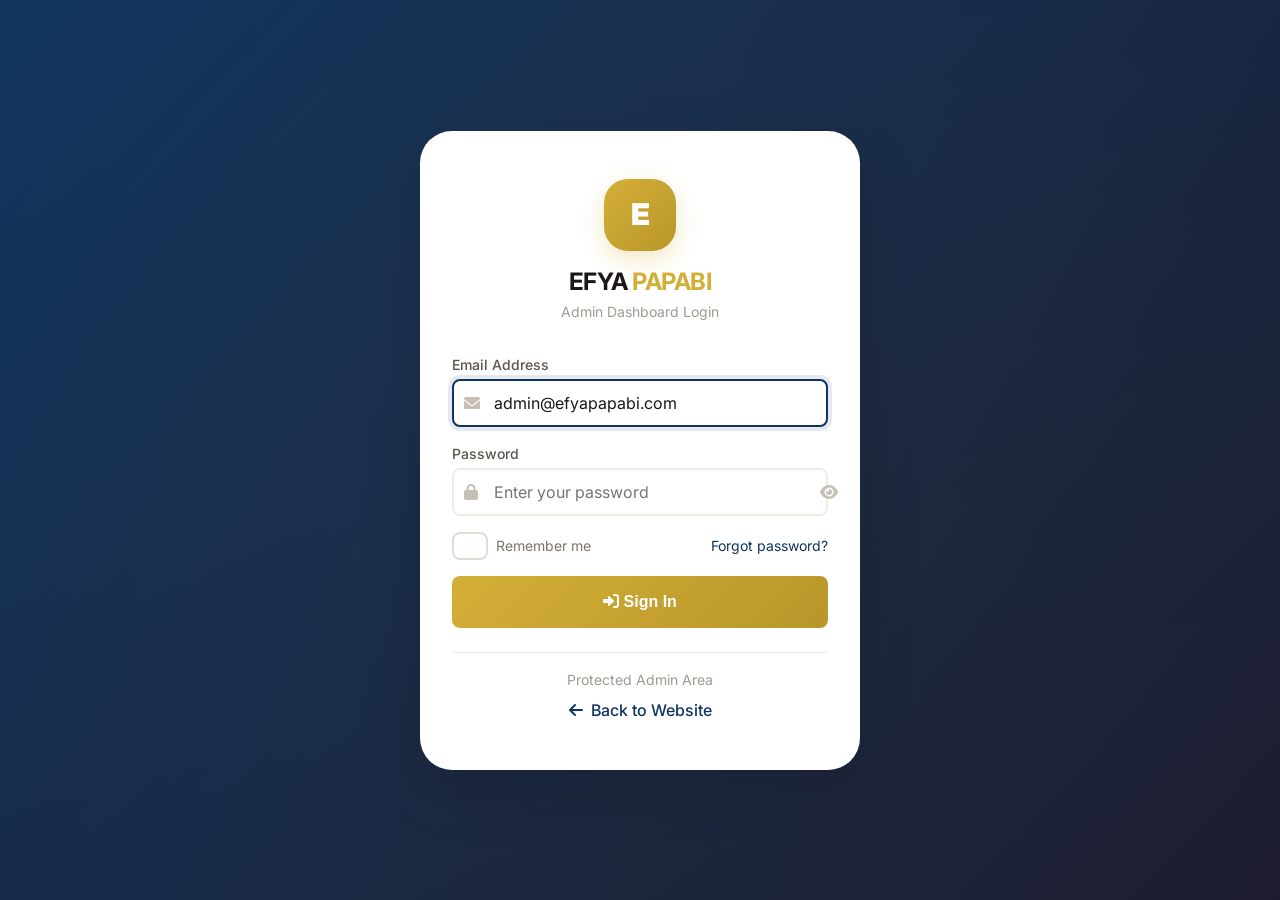
<file: admin.html>
<!DOCTYPE html>
<html lang="en">
<head>
    <meta charset="UTF-8" />
    <meta name="viewport" content="width=device-width, initial-scale=1.0" />
    <title>EFYA PAPABI - Admin Login</title>
    <link rel="stylesheet" href="https://cdnjs.cloudflare.com/ajax/libs/font-awesome/6.0.0-beta3/css/all.min.css" />
    <link href="https://fonts.googleapis.com/css2?family=Inter:wght@300;400;500;600;700;800;900&display=swap" rel="stylesheet" />
    <link rel="stylesheet" href="css/style.css" />
    <link rel="stylesheet" href="css/admin.css" />
    <link rel="stylesheet" href="css/animations.css" />
    <style>
        /* Admin Login Styles */
        .admin-login-container {
            min-height: 100vh;
            display: flex;
            align-items: center;
            justify-content: center;
            background: var(--primary-gradient);
            padding: var(--spacing-4);
            position: relative;
            overflow: hidden;
        }

        .admin-login-container::before {
            content: '';
            position: absolute;
            top: -50%;
            left: -50%;
            width: 200%;
            height: 200%;
            background: radial-gradient(circle, rgba(212, 175, 55, 0.05) 0%, transparent 70%);
            animation: heroRotate 30s linear infinite;
        }

        .admin-login-box {
            background: var(--white);
            border-radius: var(--radius-2xl);
            padding: var(--spacing-12) var(--spacing-8);
            max-width: 440px;
            width: 100%;
            box-shadow: var(--shadow-2xl);
            position: relative;
            z-index: 2;
            animation: fadeInUp 0.6s ease;
        }

        .admin-login-box .login-header {
            text-align: center;
            margin-bottom: var(--spacing-8);
        }

        .admin-login-box .login-header .logo-icon {
            width: 72px;
            height: 72px;
            background: var(--gold-gradient);
            border-radius: var(--radius-xl);
            display: flex;
            align-items: center;
            justify-content: center;
            margin: 0 auto var(--spacing-4);
            font-size: var(--text-3xl);
            font-weight: var(--font-black);
            color: var(--white);
            box-shadow: 0 8px 25px rgba(212, 175, 55, 0.3);
        }

        .admin-login-box .login-header h1 {
            font-size: var(--text-2xl);
            font-weight: var(--font-bold);
            color: var(--gray-900);
        }

        .admin-login-box .login-header h1 span {
            color: var(--gold);
        }

        .admin-login-box .login-header p {
            color: var(--gray-500);
            font-size: var(--text-sm);
            margin-top: var(--spacing-1);
        }

        .admin-login-box .form-group {
            margin-bottom: var(--spacing-4);
        }

        .admin-login-box .form-group label {
            display: block;
            font-weight: var(--font-medium);
            font-size: var(--text-sm);
            color: var(--gray-700);
            margin-bottom: var(--spacing-1);
        }

        .admin-login-box .form-group .input-wrapper {
            position: relative;
        }

        .admin-login-box .form-group .input-wrapper i {
            position: absolute;
            left: var(--spacing-3);
            top: 50%;
            transform: translateY(-50%);
            color: var(--gray-400);
            font-size: var(--text-base);
        }

        .admin-login-box .form-group input {
            width: 100%;
            padding: var(--spacing-3) var(--spacing-4) var(--spacing-3) var(--spacing-10);
            border: 2px solid var(--gray-200);
            border-radius: var(--radius-base);
            font-size: var(--text-base);
            transition: var(--transition-base);
            font-family: var(--font-primary);
        }

        .admin-login-box .form-group input:focus {
            border-color: var(--primary);
            outline: none;
            box-shadow: 0 0 0 4px rgba(15, 52, 96, 0.1);
        }

        .admin-login-box .form-group input.error {
            border-color: var(--error);
        }

        .admin-login-box .form-group input.error:focus {
            box-shadow: 0 0 0 4px rgba(220, 53, 69, 0.1);
        }

        .admin-login-box .form-group .toggle-password {
            position: absolute;
            right: var(--spacing-3);
            top: 50%;
            transform: translateY(-50%);
            background: none;
            border: none;
            color: var(--gray-400);
            cursor: pointer;
            transition: var(--transition-base);
            padding: var(--spacing-1);
        }

        .admin-login-box .form-group .toggle-password:hover {
            color: var(--gray-600);
        }

        .admin-login-box .form-options {
            display: flex;
            justify-content: space-between;
            align-items: center;
            margin-bottom: var(--spacing-4);
            font-size: var(--text-sm);
        }

        .admin-login-box .form-options .remember-me {
            display: flex;
            align-items: center;
            gap: var(--spacing-2);
            cursor: pointer;
            color: var(--gray-600);
        }

        .admin-login-box .form-options .remember-me input[type="checkbox"] {
            width: 16px;
            height: 16px;
            accent-color: var(--primary);
            cursor: pointer;
        }

        .admin-login-box .form-options .forgot-link {
            color: var(--primary);
            text-decoration: none;
            transition: var(--transition-base);
        }

        .admin-login-box .form-options .forgot-link:hover {
            color: var(--gold);
        }

        .admin-login-box .btn-login {
            width: 100%;
            padding: var(--spacing-3);
            background: var(--gold-gradient);
            color: var(--white);
            border: none;
            border-radius: var(--radius-base);
            font-size: var(--text-base);
            font-weight: var(--font-semibold);
            cursor: pointer;
            transition: var(--transition-base);
            display: flex;
            align-items: center;
            justify-content: center;
            gap: var(--spacing-2);
            min-height: 52px;
        }

        .admin-login-box .btn-login:hover {
            transform: translateY(-2px);
            box-shadow: 0 8px 25px rgba(212, 175, 55, 0.4);
        }

        .admin-login-box .btn-login:disabled {
            opacity: 0.6;
            cursor: not-allowed;
            transform: none;
        }

        .admin-login-box .btn-login .spinner {
            display: none;
            width: 20px;
            height: 20px;
            border: 3px solid rgba(255, 255, 255, 0.3);
            border-top-color: var(--white);
            border-radius: var(--radius-full);
            animation: spinnerRotate 0.8s linear infinite;
        }

        .admin-login-box .btn-login.loading .spinner {
            display: inline-block;
        }

        .admin-login-box .btn-login.loading .btn-text {
            display: none;
        }

        .admin-login-box .error-message {
            display: none;
            background: var(--error-light);
            color: var(--error);
            padding: var(--spacing-3);
            border-radius: var(--radius-base);
            font-size: var(--text-sm);
            margin-top: var(--spacing-3);
            border: 1px solid var(--error);
            align-items: center;
            gap: var(--spacing-2);
        }

        .admin-login-box .error-message.visible {
            display: flex;
        }

        .admin-login-box .login-footer {
            text-align: center;
            margin-top: var(--spacing-6);
            padding-top: var(--spacing-4);
            border-top: 1px solid var(--gray-200);
        }

        .admin-login-box .login-footer p {
            font-size: var(--text-sm);
            color: var(--gray-500);
            margin-bottom: 0;
        }

        .admin-login-box .login-footer .back-to-site {
            display: inline-flex;
            align-items: center;
            gap: var(--spacing-2);
            color: var(--primary);
            text-decoration: none;
            font-weight: var(--font-medium);
            transition: var(--transition-base);
            margin-top: var(--spacing-2);
        }

        .admin-login-box .login-footer .back-to-site:hover {
            color: var(--gold);
        }

        /* Login Attempts Warning */
        .login-attempts-warning {
            background: var(--warning-light);
            border: 1px solid var(--warning);
            color: #856404;
            padding: var(--spacing-3);
            border-radius: var(--radius-base);
            font-size: var(--text-sm);
            margin-bottom: var(--spacing-4);
            display: none;
            align-items: center;
            gap: var(--spacing-2);
        }

        .login-attempts-warning.visible {
            display: flex;
        }

        /* Responsive */
        @media (max-width: 480px) {
            .admin-login-box {
                padding: var(--spacing-8) var(--spacing-4);
            }

            .admin-login-box .login-header h1 {
                font-size: var(--text-xl);
            }

            .admin-login-box .form-options {
                flex-direction: column;
                gap: var(--spacing-2);
                align-items: flex-start;
            }
        }

        /* Dark Mode Support */
        .dark-mode .admin-login-box {
            background: #1a1a2e;
            color: var(--white);
        }

        .dark-mode .admin-login-box .login-header h1 {
            color: var(--white);
        }

        .dark-mode .admin-login-box .form-group input {
            background: #2a2a3e;
            border-color: #333;
            color: var(--white);
        }

        .dark-mode .admin-login-box .form-group input:focus {
            border-color: var(--gold);
        }

        .dark-mode .admin-login-box .login-footer {
            border-top-color: #333;
        }

        .dark-mode .admin-login-box .form-options .remember-me {
            color: var(--gray-400);
        }
    </style>
</head>
<body>
    <!-- Admin Login Page -->
    <div class="admin-login-container" id="loginContainer">
        <div class="admin-login-box">
            <div class="login-header">
                <div class="logo-icon">E</div>
                <h1>EFYA <span>PAPABI</span></h1>
                <p>Admin Dashboard Login</p>
            </div>

            <!-- Login Attempts Warning -->
            <div class="login-attempts-warning" id="attemptsWarning">
                <i class="fas fa-exclamation-triangle"></i>
                <span id="attemptsMessage">Too many failed attempts. Please wait 5 minutes.</span>
            </div>

            <form id="adminLoginForm" onsubmit="handleAdminLogin(event)">
                <div class="form-group">
                    <label for="adminEmail">Email Address</label>
                    <div class="input-wrapper">
                        <i class="fas fa-envelope"></i>
                        <input 
                            type="email" 
                            id="adminEmail" 
                            placeholder="admin@efyapapabi.com" 
                            required 
                            autocomplete="username"
                            value="admin@efyapapabi.com"
                        />
                    </div>
                </div>

                <div class="form-group">
                    <label for="adminPassword">Password</label>
                    <div class="input-wrapper">
                        <i class="fas fa-lock"></i>
                        <input 
                            type="password" 
                            id="adminPassword" 
                            placeholder="Enter your password" 
                            required 
                            autocomplete="current-password"
                        />
                        <button type="button" class="toggle-password" onclick="togglePasswordVisibility()">
                            <i class="fas fa-eye" id="passwordToggleIcon"></i>
                        </button>
                    </div>
                </div>

                <div class="form-options">
                    <label class="remember-me">
                        <input type="checkbox" id="rememberMe" />
                        Remember me
                    </label>
                    <a href="#" class="forgot-link" onclick="showForgotPassword(event)">Forgot password?</a>
                </div>

                <button type="submit" class="btn-login" id="loginBtn">
                    <span class="spinner"></span>
                    <span class="btn-text"><i class="fas fa-sign-in-alt"></i> Sign In</span>
                </button>

                <div class="error-message" id="loginError">
                    <i class="fas fa-exclamation-circle"></i>
                    <span id="errorText">Invalid credentials. Please try again.</span>
                </div>
            </form>

            <div class="login-footer">
                <p>Protected Admin Area</p>
                <a href="index.html" class="back-to-site">
                    <i class="fas fa-arrow-left"></i> Back to Website
                </a>
            </div>
        </div>
    </div>

    <!-- Forgot Password Modal -->
    <div class="modal-overlay" id="forgotPasswordModal">
        <div class="modal modal-sm">
            <div class="modal-header">
                <h3>Reset Password</h3>
                <button class="close-btn" onclick="closeForgotPassword()">
                    <i class="fas fa-times"></i>
                </button>
            </div>
            <div class="modal-body">
                <p style="color: var(--gray-600); margin-bottom: var(--spacing-4);">
                    Enter your email address and we'll send you a link to reset your password.
                </p>
                <div class="form-group">
                    <label for="resetEmail">Email Address</label>
                    <input type="email" id="resetEmail" placeholder="admin@efyapapabi.com" />
                </div>
                <button class="btn btn-primary" onclick="sendResetLink()" style="width:100%;">
                    <i class="fas fa-paper-plane"></i> Send Reset Link
                </button>
            </div>
        </div>
    </div>

    <script>
        // ============================================
        // ADMIN AUTHENTICATION SYSTEM
        // ============================================

        // Configuration
        const ADMIN_CONFIG = {
            // Default admin credentials (change these!)
            DEFAULT_EMAIL: 'admin@efyapapabi.com',
            DEFAULT_PASSWORD: 'Admin@2026',
            
            // Security settings
            MAX_LOGIN_ATTEMPTS: 5,
            LOCKOUT_DURATION: 5 * 60 * 1000, // 5 minutes
            SESSION_DURATION: 24 * 60 * 60 * 1000, // 24 hours
        };

        // ============================================
        // PASSWORD MANAGEMENT
        // ============================================

        // Get stored admin credentials
        function getAdminCredentials() {
            const stored = localStorage.getItem('efya_admin_credentials');
            if (stored) {
                try {
                    return JSON.parse(stored);
                } catch (e) {
                    console.error('Error parsing credentials:', e);
                }
            }
            // Initialize with default credentials
            const credentials = {
                email: ADMIN_CONFIG.DEFAULT_EMAIL,
                password: ADMIN_CONFIG.DEFAULT_PASSWORD,
                lastUpdated: Date.now()
            };
            localStorage.setItem('efya_admin_credentials', JSON.stringify(credentials));
            return credentials;
        }

        // Update admin password
        function updateAdminPassword(newPassword) {
            const credentials = getAdminCredentials();
            credentials.password = newPassword;
            credentials.lastUpdated = Date.now();
            localStorage.setItem('efya_admin_credentials', JSON.stringify(credentials));
            return credentials;
        }

        // Update admin email
        function updateAdminEmail(newEmail) {
            const credentials = getAdminCredentials();
            credentials.email = newEmail;
            credentials.lastUpdated = Date.now();
            localStorage.setItem('efya_admin_credentials', JSON.stringify(credentials));
            return credentials;
        }

        // ============================================
        // LOGIN ATTEMPTS TRACKING
        // ============================================

        function getLoginAttempts() {
            const data = localStorage.getItem('efya_login_attempts');
            if (data) {
                try {
                    return JSON.parse(data);
                } catch (e) {
                    console.error('Error parsing login attempts:', e);
                }
            }
            return { count: 0, timestamp: Date.now(), locked: false };
        }

        function saveLoginAttempts(data) {
            localStorage.setItem('efya_login_attempts', JSON.stringify(data));
        }

        function resetLoginAttempts() {
            saveLoginAttempts({ count: 0, timestamp: Date.now(), locked: false });
        }

        function incrementLoginAttempts() {
            const attempts = getLoginAttempts();
            const now = Date.now();
            
            // Reset if more than 30 minutes passed
            if (now - attempts.timestamp > 30 * 60 * 1000) {
                attempts.count = 1;
                attempts.timestamp = now;
                attempts.locked = false;
            } else {
                attempts.count++;
                attempts.timestamp = now;
                
                // Lock after max attempts
                if (attempts.count >= ADMIN_CONFIG.MAX_LOGIN_ATTEMPTS) {
                    attempts.locked = true;
                    attempts.lockTime = now;
                }
            }
            
            saveLoginAttempts(attempts);
            return attempts;
        }

        function isAccountLocked() {
            const attempts = getLoginAttempts();
            if (!attempts.locked) return false;
            
            const now = Date.now();
            const lockDuration = ADMIN_CONFIG.LOCKOUT_DURATION;
            
            // Check if lock has expired
            if (now - attempts.lockTime > lockDuration) {
                resetLoginAttempts();
                return false;
            }
            
            return true;
        }

        function getRemainingLockTime() {
            const attempts = getLoginAttempts();
            if (!attempts.locked) return 0;
            
            const now = Date.now();
            const elapsed = now - attempts.lockTime;
            const remaining = ADMIN_CONFIG.LOCKOUT_DURATION - elapsed;
            return Math.max(0, remaining);
        }

        // ============================================
        // SESSION MANAGEMENT
        // ============================================

        function createSession() {
            const session = {
                token: 'admin_session_' + Date.now(),
                created: Date.now(),
                expires: Date.now() + ADMIN_CONFIG.SESSION_DURATION,
                email: getAdminCredentials().email
            };
            localStorage.setItem('efya_admin_session', JSON.stringify(session));
            return session;
        }

        function getSession() {
            const data = localStorage.getItem('efya_admin_session');
            if (data) {
                try {
                    return JSON.parse(data);
                } catch (e) {
                    console.error('Error parsing session:', e);
                }
            }
            return null;
        }

        function isSessionValid() {
            const session = getSession();
            if (!session) return false;
            
            // Check if session has expired
            if (Date.now() > session.expires) {
                clearSession();
                return false;
            }
            
            return true;
        }

        function clearSession() {
            localStorage.removeItem('efya_admin_session');
        }

        function extendSession() {
            const session = getSession();
            if (session) {
                session.expires = Date.now() + ADMIN_CONFIG.SESSION_DURATION;
                localStorage.setItem('efya_admin_session', JSON.stringify(session));
                return session;
            }
            return null;
        }

        // ============================================
        // LOGIN FUNCTIONS
        // ============================================

        function handleAdminLogin(event) {
            event.preventDefault();
            
            // Check if account is locked
            if (isAccountLocked()) {
                const remaining = getRemainingLockTime();
                const minutes = Math.ceil(remaining / 60000);
                showError(`Account locked. Please wait ${minutes} minute(s).`);
                return;
            }
            
            const emailInput = document.getElementById('adminEmail');
            const passwordInput = document.getElementById('adminPassword');
            const loginBtn = document.getElementById('loginBtn');
            const errorDiv = document.getElementById('loginError');
            
            const email = emailInput.value.trim();
            const password = passwordInput.value;
            
            // Validate inputs
            if (!email || !password) {
                showError('Please enter both email and password.');
                return;
            }
            
            // Show loading state
            loginBtn.classList.add('loading');
            loginBtn.disabled = true;
            errorDiv.classList.remove('visible');
            
            // Simulate API call (actual validation)
            setTimeout(() => {
                const credentials = getAdminCredentials();
                
                // Check credentials
                if (email === credentials.email && password === credentials.password) {
                    // Login successful
                    resetLoginAttempts();
                    
                    // Create session
                    const session = createSession();
                    
                    // Remember me
                    if (document.getElementById('rememberMe').checked) {
                        localStorage.setItem('efya_remember_me', 'true');
                    } else {
                        localStorage.removeItem('efya_remember_me');
                    }
                    
                    // Redirect to admin dashboard
                    window.location.href = 'admin-dashboard.html';
                } else {
                    // Login failed
                    const attempts = incrementLoginAttempts();
                    const remaining = ADMIN_CONFIG.MAX_LOGIN_ATTEMPTS - attempts.count;
                    
                    loginBtn.classList.remove('loading');
                    loginBtn.disabled = false;
                    
                    if (attempts.locked) {
                        showError(`Account locked due to too many failed attempts. Please wait 5 minutes.`);
                        showAttemptsWarning(true);
                    } else {
                        showError(`Invalid credentials. ${remaining} attempt(s) remaining.`);
                        if (remaining <= 2) {
                            showAttemptsWarning(true, remaining);
                        }
                    }
                    
                    // Shake the form
                    document.querySelector('.admin-login-box').classList.add('animate-shake');
                    setTimeout(() => {
                        document.querySelector('.admin-login-box').classList.remove('animate-shake');
                    }, 500);
                }
            }, 800);
        }

        function showError(message) {
            const errorDiv = document.getElementById('loginError');
            const errorText = document.getElementById('errorText');
            errorText.textContent = message;
            errorDiv.classList.add('visible');
            
            // Auto-hide after 5 seconds
            setTimeout(() => {
                errorDiv.classList.remove('visible');
            }, 5000);
        }

        function showAttemptsWarning(show, remaining = 0) {
            const warning = document.getElementById('attemptsWarning');
            const message = document.getElementById('attemptsMessage');
            
            if (show) {
                if (remaining > 0) {
                    message.textContent = `Warning: ${remaining} login attempt(s) remaining before account lock.`;
                } else {
                    message.textContent = 'Too many failed attempts. Please wait 5 minutes.';
                }
                warning.classList.add('visible');
            } else {
                warning.classList.remove('visible');
            }
        }

        // ============================================
        // PASSWORD VISIBILITY TOGGLE
        // ============================================

        function togglePasswordVisibility() {
            const passwordInput = document.getElementById('adminPassword');
            const icon = document.getElementById('passwordToggleIcon');
            
            if (passwordInput.type === 'password') {
                passwordInput.type = 'text';
                icon.className = 'fas fa-eye-slash';
            } else {
                passwordInput.type = 'password';
                icon.className = 'fas fa-eye';
            }
        }

        // ============================================
        // FORGOT PASSWORD
        // ============================================

        function showForgotPassword(event) {
            event.preventDefault();
            document.getElementById('forgotPasswordModal').classList.add('active');
        }

        function closeForgotPassword() {
            document.getElementById('forgotPasswordModal').classList.remove('active');
        }

        function sendResetLink() {
            const email = document.getElementById('resetEmail').value.trim();
            const credentials = getAdminCredentials();
            
            if (!email) {
                alert('Please enter your email address.');
                return;
            }
            
            if (email !== credentials.email) {
                alert('Email address not found. Please enter the registered admin email.');
                return;
            }
            
            // In a real application, this would send an email
            // For demo, we'll show a success message
            alert(`Password reset link sent to ${email}\n\nDefault password: ${credentials.password}\n\n(For demo purposes, your password is displayed here. In production, an email would be sent.)`);
            
            closeForgotPassword();
        }

        // ============================================
        // AUTO-LOGIN CHECK
        // ============================================

        function checkAutoLogin() {
            // Check if already on admin dashboard
            if (window.location.pathname.includes('admin-dashboard.html')) {
                if (!isSessionValid()) {
                    window.location.href = 'admin.html';
                }
                return;
            }
            
            // Check if session exists and is valid
            if (isSessionValid()) {
                // Redirect to admin dashboard
                window.location.href = 'admin-dashboard.html';
                return;
            }
            
            // Check remember me
            if (localStorage.getItem('efya_remember_me') === 'true') {
                // Auto-fill email
                const credentials = getAdminCredentials();
                document.getElementById('adminEmail').value = credentials.email;
                document.getElementById('rememberMe').checked = true;
            }
        }

        // ============================================
        // KEYBOARD SHORTCUTS
        // ============================================

        document.addEventListener('keydown', function(e) {
            // Ctrl + Shift + L to clear attempts (for testing)
            if (e.ctrlKey && e.shiftKey && e.key === 'L') {
                resetLoginAttempts();
                document.getElementById('attemptsWarning').classList.remove('visible');
                alert('Login attempts reset.');
                e.preventDefault();
            }
        });

        // ============================================
        // INITIALIZATION
        // ============================================

        document.addEventListener('DOMContentLoaded', function() {
            checkAutoLogin();
            
            // Show attempt warning if locked
            if (isAccountLocked()) {
                const remaining = getRemainingLockTime();
                const minutes = Math.ceil(remaining / 60000);
                showAttemptsWarning(true);
                document.getElementById('attemptsMessage').textContent = 
                    `Account locked. Please wait ${minutes} minute(s) before trying again.`;
            }
            
            // Focus on email input
            document.getElementById('adminEmail').focus();
        });

        // Close modal on overlay click
        document.getElementById('forgotPasswordModal').addEventListener('click', function(e) {
            if (e.target === this) {
                closeForgotPassword();
            }
        });

        // ============================================
        // EXPOSE FUNCTIONS GLOBALLY
        // ============================================

        window.handleAdminLogin = handleAdminLogin;
        window.togglePasswordVisibility = togglePasswordVisibility;
        window.showForgotPassword = showForgotPassword;
        window.closeForgotPassword = closeForgotPassword;
        window.sendResetLink = sendResetLink;
    </script>
</body>
</html>
</file>
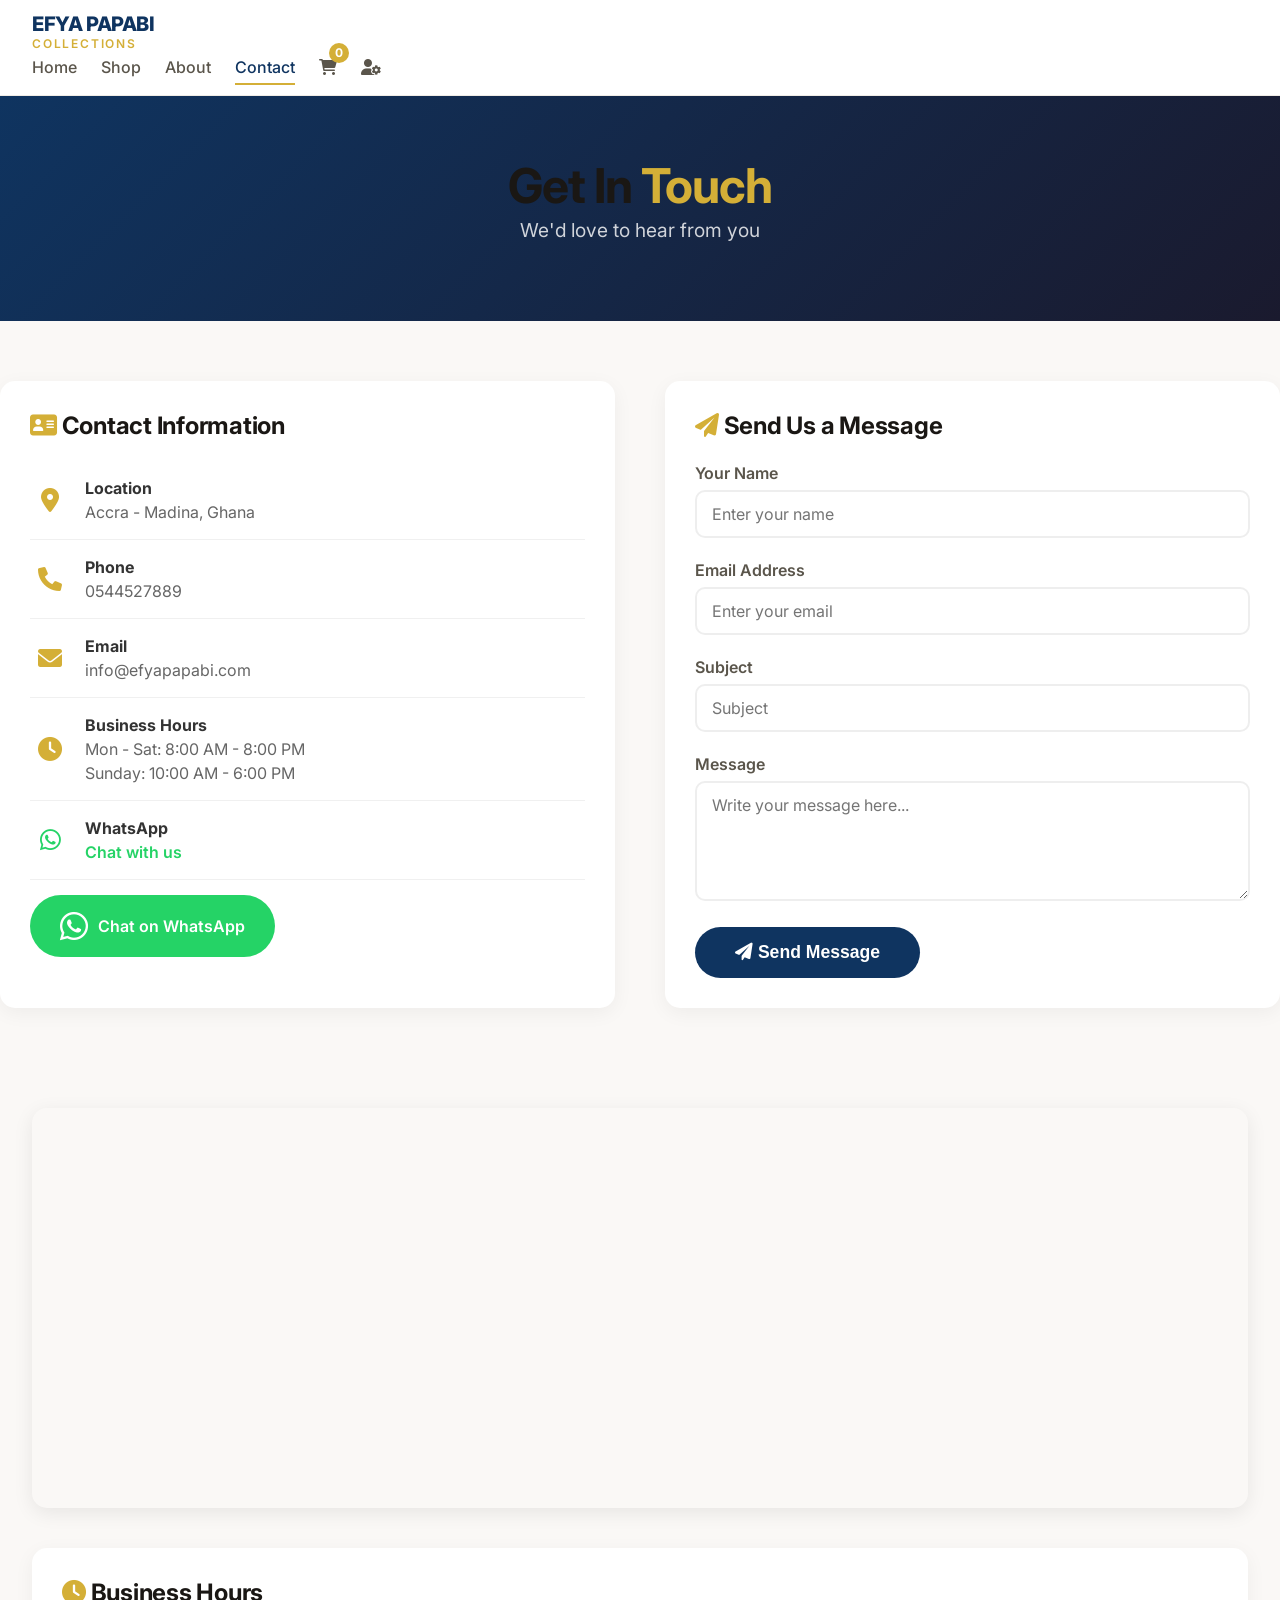
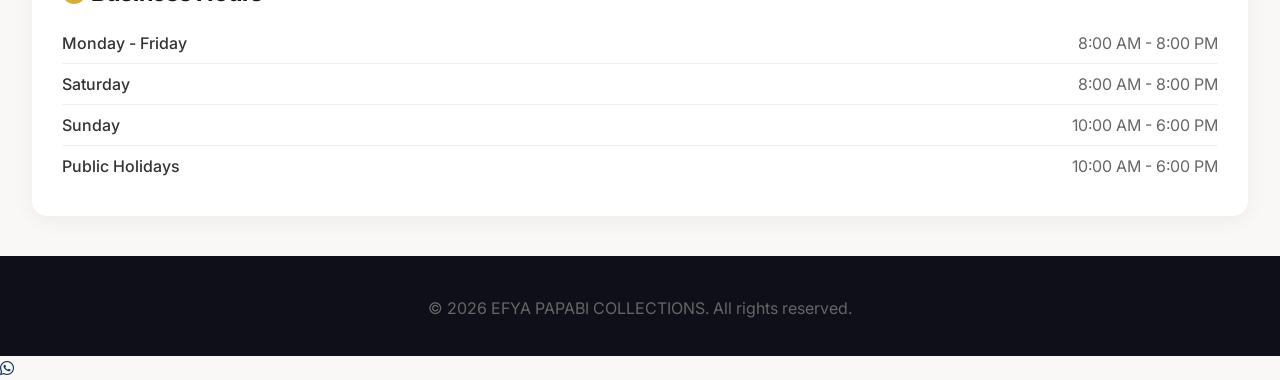
<file: contact.html>
<!DOCTYPE html>
<html lang="en">
<head>
    <meta charset="UTF-8" />
    <meta name="viewport" content="width=device-width, initial-scale=1.0" />
    <title>EFYA PAPABI - Contact</title>
    <link rel="stylesheet" href="https://cdnjs.cloudflare.com/ajax/libs/font-awesome/6.0.0-beta3/css/all.min.css" />
    <link href="https://fonts.googleapis.com/css2?family=Inter:wght@300;400;500;600;700;800&display=swap" rel="stylesheet" />
    <link rel="stylesheet" href="css/style.css" />
    <link rel="stylesheet" href="css/animations.css" />
    <style>
        .contact-hero {
            background: linear-gradient(135deg, #0f3460, #1a1a2e);
            color: white;
            padding: 60px 0;
            text-align: center;
        }
        .contact-hero h1 {
            font-size: 3rem;
        }
        .contact-grid {
            display: grid;
            grid-template-columns: 1fr 1fr;
            gap: 50px;
            padding: 60px 0;
        }
        .contact-info {
            background: white;
            padding: 30px;
            border-radius: 15px;
            box-shadow: 0 5px 20px rgba(0,0,0,0.05);
        }
        .contact-info h3 {
            margin-bottom: 20px;
            font-size: 1.5rem;
        }
        .contact-info .info-item {
            display: flex;
            align-items: center;
            gap: 15px;
            padding: 15px 0;
            border-bottom: 1px solid #f0f0f0;
        }
        .contact-info .info-item:last-child {
            border-bottom: none;
        }
        .contact-info .info-item i {
            font-size: 1.5rem;
            color: #d4af37;
            width: 40px;
            text-align: center;
        }
        .contact-info .info-item .text {
            color: #666;
        }
        .contact-info .info-item .text strong {
            color: #333;
            display: block;
        }
        .contact-form {
            background: white;
            padding: 30px;
            border-radius: 15px;
            box-shadow: 0 5px 20px rgba(0,0,0,0.05);
        }
        .contact-form h3 {
            margin-bottom: 20px;
            font-size: 1.5rem;
        }
        .contact-form .form-group {
            margin-bottom: 20px;
        }
        .contact-form label {
            display: block;
            font-weight: 600;
            margin-bottom: 5px;
        }
        .contact-form input,
        .contact-form textarea {
            width: 100%;
            padding: 12px 15px;
            border: 2px solid #eee;
            border-radius: 10px;
            font-size: 1rem;
            transition: all 0.3s;
        }
        .contact-form input:focus,
        .contact-form textarea:focus {
            border-color: #0f3460;
            outline: none;
        }
        .contact-form textarea {
            min-height: 120px;
            resize: vertical;
        }
        .contact-form .btn-submit {
            padding: 15px 40px;
            background: #0f3460;
            color: white;
            border: none;
            border-radius: 50px;
            font-size: 1.1rem;
            font-weight: 600;
            cursor: pointer;
            transition: all 0.3s;
        }
        .contact-form .btn-submit:hover {
            background: #1a1a2e;
            transform: scale(1.02);
        }
        .map-container {
            margin-top: 40px;
            border-radius: 15px;
            overflow: hidden;
            box-shadow: 0 5px 20px rgba(0,0,0,0.08);
        }
        .map-container iframe {
            width: 100%;
            height: 400px;
            border: none;
        }
        .business-hours {
            background: white;
            padding: 30px;
            border-radius: 15px;
            box-shadow: 0 5px 20px rgba(0,0,0,0.05);
            margin-top: 30px;
        }
        .business-hours h3 {
            margin-bottom: 15px;
        }
        .business-hours .hour-row {
            display: flex;
            justify-content: space-between;
            padding: 8px 0;
            border-bottom: 1px solid #f0f0f0;
            color: #666;
        }
        .business-hours .hour-row:last-child {
            border-bottom: none;
        }
        .business-hours .hour-row .day {
            font-weight: 500;
            color: #333;
        }
        .whatsapp-btn-large {
            display: inline-flex;
            align-items: center;
            gap: 10px;
            padding: 15px 30px;
            background: #25d366;
            color: white;
            border-radius: 50px;
            font-weight: 600;
            text-decoration: none;
            transition: all 0.3s;
            margin-top: 15px;
        }
        .whatsapp-btn-large:hover {
            background: #1da851;
            transform: scale(1.05);
        }
        @media (max-width: 992px) {
            .contact-grid {
                grid-template-columns: 1fr;
            }
        }
    </style>
</head>
<body>

<!-- Navigation -->
<nav class="navbar">
    <div class="container">
        <div class="nav-container">
            <div class="logo">
                <h2>EFYA PAPABI</h2>
                <span>COLLECTIONS</span>
            </div>
            <div class="nav-links">
                <a href="index.html">Home</a>
                <a href="shop.html">Shop</a>
                <a href="about.html">About</a>
                <a href="contact.html" class="active">Contact</a>
                <a href="cart.html" class="cart-link">
                    <i class="fas fa-shopping-cart"></i>
                    <span class="cart-count">0</span>
                </a>
                <a href="admin.html"><i class="fas fa-user-cog"></i></a>
            </div>
            <div class="hamburger" onclick="toggleMobileMenu()">
                <i class="fas fa-bars"></i>
            </div>
        </div>
    </div>
</nav>

<!-- Contact Hero -->
<div class="contact-hero">
    <div class="container">
        <h1>Get In <span style="color: #d4af37;">Touch</span></h1>
        <p style="opacity:0.8; font-size:1.2rem;">We'd love to hear from you</p>
    </div>
</div>

<!-- Contact Content -->
<section class="container contact-grid">
    <div class="contact-info">
        <h3><i class="fas fa-address-card" style="color:#d4af37;"></i> Contact Information</h3>
        <div class="info-item">
            <i class="fas fa-map-marker-alt"></i>
            <div class="text">
                <strong>Location</strong>
                Accra - Madina, Ghana
            </div>
        </div>
        <div class="info-item">
            <i class="fas fa-phone"></i>
            <div class="text">
                <strong>Phone</strong>
                0544527889
            </div>
        </div>
        <div class="info-item">
            <i class="fas fa-envelope"></i>
            <div class="text">
                <strong>Email</strong>
                info@efyapapabi.com
            </div>
        </div>
        <div class="info-item">
            <i class="fas fa-clock"></i>
            <div class="text">
                <strong>Business Hours</strong>
                Mon - Sat: 8:00 AM - 8:00 PM<br />
                Sunday: 10:00 AM - 6:00 PM
            </div>
        </div>
        <div class="info-item">
            <i class="fab fa-whatsapp" style="color:#25d366;"></i>
            <div class="text">
                <strong>WhatsApp</strong>
                <a href="https://wa.me/233544527889" target="_blank" style="color:#25d366; font-weight:600;">Chat with us</a>
            </div>
        </div>
        <a href="https://wa.me/233544527889" target="_blank" class="whatsapp-btn-large">
            <i class="fab fa-whatsapp fa-2x"></i> Chat on WhatsApp
        </a>
    </div>
    
    <div class="contact-form">
        <h3><i class="fas fa-paper-plane" style="color:#d4af37;"></i> Send Us a Message</h3>
        <form id="contactForm" onsubmit="handleContactForm(event)">
            <div class="form-group">
                <label>Your Name</label>
                <input type="text" id="contactName" placeholder="Enter your name" required />
            </div>
            <div class="form-group">
                <label>Email Address</label>
                <input type="email" id="contactEmail" placeholder="Enter your email" required />
            </div>
            <div class="form-group">
                <label>Subject</label>
                <input type="text" id="contactSubject" placeholder="Subject" required />
            </div>
            <div class="form-group">
                <label>Message</label>
                <textarea id="contactMessage" placeholder="Write your message here..." required></textarea>
            </div>
            <button type="submit" class="btn-submit"><i class="fas fa-paper-plane"></i> Send Message</button>
        </form>
    </div>
</section>

<!-- Map -->
<section class="container">
    <div class="map-container">
        <iframe src="https://www.google.com/maps/embed?pb=!1m18!1m12!1m3!1d126910.86702875512!2d-0.22666964999999998!3d5.6037168!2m3!1f0!2f0!3f0!3m2!1i1024!2i768!4f13.1!3m3!1m2!1s0xfdf0c9cac04c4b1%3A0x433fcbd75e0bd6d7!2sMadina%2C%20Accra%2C%20Ghana!5e0!3m2!1sen!2s!4v1646250000000!5m2!1sen!2s" allowfullscreen="" loading="lazy"></iframe>
    </div>
</section>

<!-- Business Hours -->
<section class="container" style="margin: 40px auto;">
    <div class="business-hours">
        <h3><i class="fas fa-clock" style="color:#d4af37;"></i> Business Hours</h3>
        <div class="hour-row">
            <span class="day">Monday - Friday</span>
            <span>8:00 AM - 8:00 PM</span>
        </div>
        <div class="hour-row">
            <span class="day">Saturday</span>
            <span>8:00 AM - 8:00 PM</span>
        </div>
        <div class="hour-row">
            <span class="day">Sunday</span>
            <span>10:00 AM - 6:00 PM</span>
        </div>
        <div class="hour-row">
            <span class="day">Public Holidays</span>
            <span>10:00 AM - 6:00 PM</span>
        </div>
    </div>
</section>

<!-- Footer -->
<footer style="background: #0f0f1a; color: #fff; padding: 40px 0 20px; margin-top: 40px;">
    <div class="container">
        <div style="text-align: center; color: #666;">
            <p>&copy; 2026 EFYA PAPABI COLLECTIONS. All rights reserved.</p>
        </div>
    </div>
</footer>

<!-- WhatsApp Float -->
<a href="https://wa.me/233544527889" target="_blank" class="whatsapp-float">
    <i class="fab fa-whatsapp"></i>
</a>

<script src="js/app.js"></script>
<script src="js/cart.js"></script>
<script>
    document.addEventListener('DOMContentLoaded', function() {
        updateCartCount();
    });
    
    function handleContactForm(event) {
        event.preventDefault();
        const name = document.getElementById('contactName').value.trim();
        const email = document.getElementById('contactEmail').value.trim();
        const subject = document.getElementById('contactSubject').value.trim();
        const message = document.getElementById('contactMessage').value.trim();
        
        if (!name || !email || !subject || !message) {
            showToast('Please fill in all fields', 'error');
            return;
        }
        
        // Send to WhatsApp
        const msg = `EFYA PAPABI CONTACT\n\nName: ${name}\nEmail: ${email}\nSubject: ${subject}\nMessage: ${message}`;
        const encoded = encodeURIComponent(msg);
        window.open(`https://wa.me/233544527889?text=${encoded}`, '_blank');
        
        document.getElementById('contactForm').reset();
        showToast('Message sent successfully!', 'success');
    }
    
    function toggleMobileMenu() {
        document.querySelector('.nav-links').classList.toggle('active');
    }
    
    function showToast(message, type = 'success') {
        const toast = document.createElement('div');
        toast.className = `toast ${type}`;
        toast.textContent = message;
        document.body.appendChild(toast);
        setTimeout(() => toast.classList.add('show'), 100);
        setTimeout(() => {
            toast.classList.remove('show');
            setTimeout(() => toast.remove(), 500);
        }, 3000);
    }
</script>
</body>
</html>
</file>
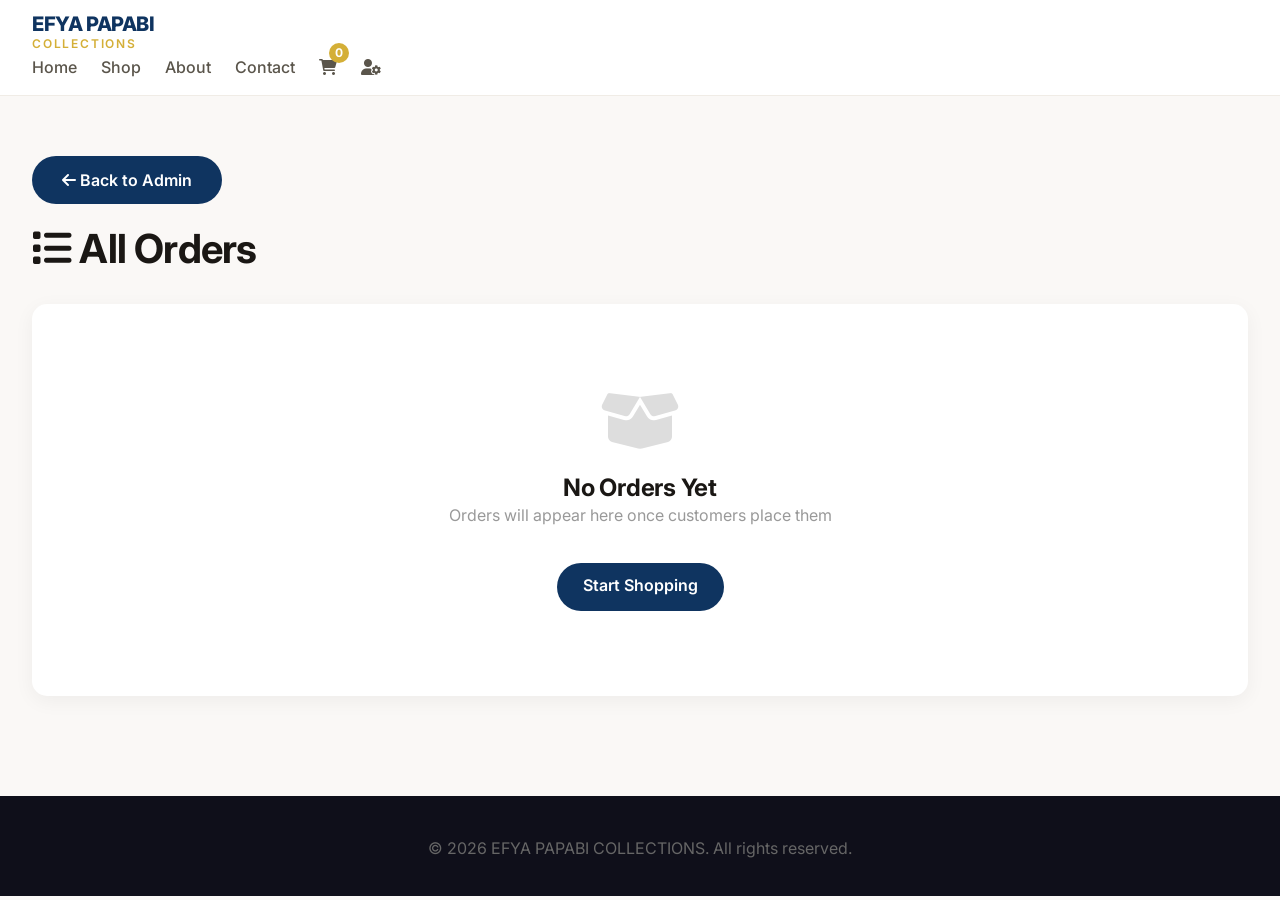
<file: orders.html>
<!DOCTYPE html>
<html lang="en">
<head>
    <meta charset="UTF-8" />
    <meta name="viewport" content="width=device-width, initial-scale=1.0" />
    <title>EFYA PAPABI - Orders</title>
    <link rel="stylesheet" href="https://cdnjs.cloudflare.com/ajax/libs/font-awesome/6.0.0-beta3/css/all.min.css" />
    <link href="https://fonts.googleapis.com/css2?family=Inter:wght@300;400;500;600;700;800&display=swap" rel="stylesheet" />
    <link rel="stylesheet" href="css/style.css" />
    <link rel="stylesheet" href="css/animations.css" />
    <style>
        .orders-page {
            padding: 60px 0;
        }
        .orders-page h1 {
            font-size: 2.5rem;
            margin-bottom: 30px;
        }
        .orders-table {
            background: white;
            border-radius: 15px;
            padding: 25px;
            box-shadow: 0 5px 20px rgba(0,0,0,0.05);
            overflow-x: auto;
        }
        .orders-table table {
            width: 100%;
            border-collapse: collapse;
        }
        .orders-table th {
            text-align: left;
            padding: 15px 12px;
            background: #f8f6f3;
            font-weight: 600;
            border-bottom: 2px solid #eee;
        }
        .orders-table td {
            padding: 15px 12px;
            border-bottom: 1px solid #f0f0f0;
            vertical-align: top;
        }
        .orders-table .order-items {
            font-size: 0.9rem;
            color: #666;
        }
        .orders-table .order-items .item {
            padding: 3px 0;
        }
        .orders-table .status-pending {
            color: #f39c12;
            font-weight: 600;
        }
        .orders-table .status-completed {
            color: #28a745;
            font-weight: 600;
        }
        .orders-table .status-cancelled {
            color: #dc3545;
            font-weight: 600;
        }
        .no-orders {
            text-align: center;
            padding: 60px 0;
            color: #999;
        }
        .no-orders i {
            font-size: 4rem;
            display: block;
            margin-bottom: 20px;
            color: #ddd;
        }
        .btn-back {
            display: inline-block;
            padding: 12px 30px;
            background: #0f3460;
            color: white;
            border-radius: 50px;
            font-weight: 600;
            text-decoration: none;
            transition: all 0.3s;
            margin-bottom: 20px;
        }
        .btn-back:hover {
            background: #1a1a2e;
            transform: scale(1.02);
        }
        .btn-whatsapp-order {
            padding: 8px 16px;
            background: #25d366;
            color: white;
            border: none;
            border-radius: 50px;
            cursor: pointer;
            font-weight: 600;
            transition: all 0.3s;
        }
        .btn-whatsapp-order:hover {
            background: #1da851;
            transform: scale(1.05);
        }
    </style>
</head>
<body>

<!-- Navigation -->
<nav class="navbar">
    <div class="container">
        <div class="nav-container">
            <div class="logo">
                <h2>EFYA PAPABI</h2>
                <span>COLLECTIONS</span>
            </div>
            <div class="nav-links">
                <a href="index.html">Home</a>
                <a href="shop.html">Shop</a>
                <a href="about.html">About</a>
                <a href="contact.html">Contact</a>
                <a href="cart.html" class="cart-link">
                    <i class="fas fa-shopping-cart"></i>
                    <span class="cart-count">0</span>
                </a>
                <a href="admin.html"><i class="fas fa-user-cog"></i></a>
            </div>
            <div class="hamburger" onclick="toggleMobileMenu()">
                <i class="fas fa-bars"></i>
            </div>
        </div>
    </div>
</nav>

<!-- Orders Page -->
<section class="orders-page">
    <div class="container">
        <a href="admin.html" class="btn-back"><i class="fas fa-arrow-left"></i> Back to Admin</a>
        <h1><i class="fas fa-list"></i> All Orders</h1>
        <div class="orders-table" id="ordersTable">
            <!-- Loaded from JS -->
        </div>
    </div>
</section>

<!-- Footer -->
<footer style="background: #0f0f1a; color: #fff; padding: 40px 0 20px; margin-top: 40px;">
    <div class="container">
        <div style="text-align: center; color: #666;">
            <p>&copy; 2026 EFYA PAPABI COLLECTIONS. All rights reserved.</p>
        </div>
    </div>
</footer>

<script src="js/app.js"></script>
<script src="js/products.js"></script>
<script src="js/cart.js"></script>
<script>
    document.addEventListener('DOMContentLoaded', function() {
        loadAllOrders();
        updateCartCount();
    });
    
    function loadAllOrders() {
        const orders = JSON.parse(localStorage.getItem('efya_orders') || '[]');
        const container = document.getElementById('ordersTable');
        const products = getProducts();
        
        if (orders.length === 0) {
            container.innerHTML = `
                <div class="no-orders">
                    <i class="fas fa-box-open"></i>
                    <h3>No Orders Yet</h3>
                    <p style="color:#999;">Orders will appear here once customers place them</p>
                    <a href="shop.html" class="btn" style="margin-top:20px;display:inline-block;">Start Shopping</a>
                </div>
            `;
            return;
        }
        
        container.innerHTML = `
            <table>
                <thead>
                    <tr>
                        <th>Order Number</th>
                        <th>Customer</th>
                        <th>Phone</th>
                        <th>Location</th>
                        <th>Products Ordered</th>
                        <th>Total</th>
                        <th>Date</th>
                        <th>Status</th>
                        <th>Action</th>
                    </tr>
                </thead>
                <tbody>
                    ${orders.map(o => `
                        <tr>
                            <td><strong>${o.id}</strong></td>
                            <td>${o.customer}</td>
                            <td>${o.phone}</td>
                            <td>${o.location}</td>
                            <td>
                                <div class="order-items">
                                    ${o.items.map(item => {
                                        const product = products.find(p => p.id === item.id);
                                        return `<div class="item">${product ? product.name : 'Unknown'} (x${item.quantity})</div>`;
                                    }).join('')}
                                </div>
                            </td>
                            <td><strong>GH₵${o.total}</strong></td>
                            <td>${o.date}</td>
                            <td><span class="status-${(o.status || 'pending').toLowerCase()}">${o.status || 'Pending'}</span></td>
                            <td>
                                <button class="btn-whatsapp-order" onclick="sendOrderWhatsApp('${o.id}')">
                                    <i class="fab fa-whatsapp"></i> Send
                                </button>
                            </td>
                        </tr>
                    `).join('')}
                </tbody>
            </table>
        `;
    }
    
    function sendOrderWhatsApp(orderId) {
        const orders = JSON.parse(localStorage.getItem('efya_orders') || '[]');
        const order = orders.find(o => o.id === orderId);
        if (!order) return;
        
        const products = getProducts();
        let message = 'EFYA PAPABI COLLECTIONS ORDER\n\n';
        message += `Order Number: ${order.id}\n`;
        message += `Customer Name: ${order.customer}\n`;
        message += `Phone: ${order.phone}\n`;
        message += `Location: ${order.location}\n`;
        if (order.notes) message += `Notes: ${order.notes}\n`;
        message += '\nItems Ordered:\n';
        order.items.forEach((item, index) => {
            const product = products.find(p => p.id === item.id);
            if (product) {
                message += `${index+1}. ${product.name}\n`;
                message += `   Code: ${product.code}\n`;
                message += `   Qty: ${item.quantity}\n`;
                message += `   Price: GH₵${product.price}\n`;
                message += `   Size: ${item.size || 'M'} | Color: ${item.color || 'Black'}\n\n`;
            }
        });
        message += `Total: GH₵${order.total}`;
        
        const encoded = encodeURIComponent(message);
        window.open(`https://wa.me/233544527889?text=${encoded}`, '_blank');
    }
    
    function toggleMobileMenu() {
        document.querySelector('.nav-links').classList.toggle('active');
    }
</script>
</body>
</html>
</file>
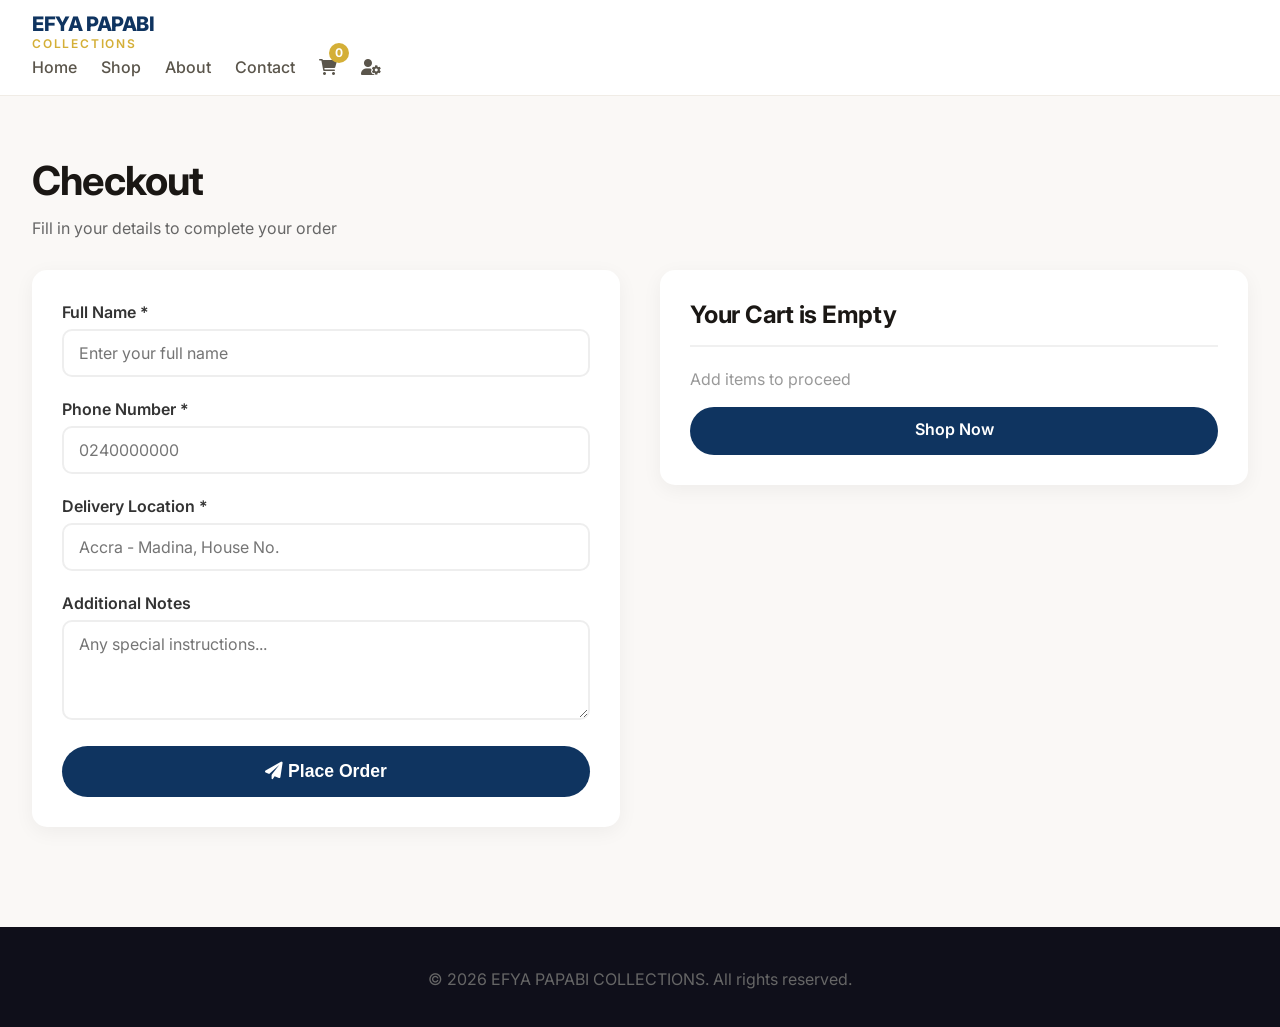
<file: product.html>
<!DOCTYPE html>
<html lang="en">
<head>
    <meta charset="UTF-8" />
    <meta name="viewport" content="width=device-width, initial-scale=1.0" />
    <title>EFYA PAPABI - Checkout</title>
    <link rel="stylesheet" href="https://cdnjs.cloudflare.com/ajax/libs/font-awesome/6.0.0-beta3/css/all.min.css" />
    <link href="https://fonts.googleapis.com/css2?family=Inter:wght@300;400;500;600;700;800&display=swap" rel="stylesheet" />
    <link rel="stylesheet" href="css/style.css" />
    <link rel="stylesheet" href="css/animations.css" />
    <style>
        .checkout-page {
            padding: 60px 0;
        }
        .checkout-page h1 {
            font-size: 2.5rem;
            margin-bottom: 10px;
        }
        .checkout-page .subtitle {
            color: #666;
            margin-bottom: 30px;
        }
        .checkout-grid {
            display: grid;
            grid-template-columns: 1fr 1fr;
            gap: 40px;
        }
        .checkout-form {
            background: white;
            padding: 30px;
            border-radius: 15px;
            box-shadow: 0 5px 20px rgba(0,0,0,0.05);
        }
        .checkout-form .form-group {
            margin-bottom: 20px;
        }
        .checkout-form label {
            display: block;
            font-weight: 600;
            margin-bottom: 5px;
            color: #333;
        }
        .checkout-form input,
        .checkout-form textarea {
            width: 100%;
            padding: 12px 15px;
            border: 2px solid #eee;
            border-radius: 10px;
            font-size: 1rem;
            transition: all 0.3s;
        }
        .checkout-form input:focus,
        .checkout-form textarea:focus {
            border-color: #0f3460;
            outline: none;
            box-shadow: 0 0 0 3px rgba(15, 52, 96, 0.1);
        }
        .checkout-form textarea {
            min-height: 100px;
            resize: vertical;
        }
        .checkout-form .btn-submit {
            width: 100%;
            padding: 15px;
            background: #0f3460;
            color: white;
            border: none;
            border-radius: 50px;
            font-size: 1.1rem;
            font-weight: 600;
            cursor: pointer;
            transition: all 0.3s;
        }
        .checkout-form .btn-submit:hover {
            background: #1a1a2e;
            transform: scale(1.02);
        }
        .order-summary {
            background: white;
            padding: 30px;
            border-radius: 15px;
            box-shadow: 0 5px 20px rgba(0,0,0,0.05);
            height: fit-content;
        }
        .order-summary h3 {
            margin-bottom: 20px;
            padding-bottom: 15px;
            border-bottom: 2px solid #f0f0f0;
        }
        .order-summary .item {
            display: flex;
            justify-content: space-between;
            padding: 8px 0;
            color: #666;
        }
        .order-summary .total {
            font-size: 1.3rem;
            font-weight: 700;
            color: #0f3460;
            border-top: 2px solid #f0f0f0;
            padding-top: 15px;
            margin-top: 10px;
        }
        @media (max-width: 992px) {
            .checkout-grid {
                grid-template-columns: 1fr;
            }
        }
    </style>
</head>
<body>

<!-- Navigation -->
<nav class="navbar">
    <div class="container">
        <div class="nav-container">
            <div class="logo">
                <h2>EFYA PAPABI</h2>
                <span>COLLECTIONS</span>
            </div>
            <div class="nav-links">
                <a href="index.html">Home</a>
                <a href="shop.html">Shop</a>
                <a href="about.html">About</a>
                <a href="contact.html">Contact</a>
                <a href="cart.html" class="cart-link">
                    <i class="fas fa-shopping-cart"></i>
                    <span class="cart-count">0</span>
                </a>
                <a href="admin.html"><i class="fas fa-user-cog"></i></a>
            </div>
            <div class="hamburger" onclick="toggleMobileMenu()">
                <i class="fas fa-bars"></i>
            </div>
        </div>
    </div>
</nav>

<!-- Checkout -->
<section class="checkout-page">
    <div class="container">
        <h1>Checkout</h1>
        <p class="subtitle">Fill in your details to complete your order</p>
        <div class="checkout-grid">
            <div class="checkout-form">
                <form id="checkoutForm" onsubmit="handleCheckout(event)">
                    <div class="form-group">
                        <label>Full Name *</label>
                        <input type="text" id="fullName" placeholder="Enter your full name" required />
                    </div>
                    <div class="form-group">
                        <label>Phone Number *</label>
                        <input type="tel" id="phoneNumber" placeholder="0240000000" required />
                    </div>
                    <div class="form-group">
                        <label>Delivery Location *</label>
                        <input type="text" id="deliveryLocation" placeholder="Accra - Madina, House No." required />
                    </div>
                    <div class="form-group">
                        <label>Additional Notes</label>
                        <textarea id="additionalNotes" placeholder="Any special instructions..."></textarea>
                    </div>
                    <button type="submit" class="btn-submit"><i class="fas fa-paper-plane"></i> Place Order</button>
                </form>
            </div>
            <div class="order-summary" id="orderSummary">
                <!-- Rendered from JS -->
            </div>
        </div>
    </div>
</section>

<!-- Footer -->
<footer style="background: #0f0f1a; color: #fff; padding: 40px 0 20px; margin-top: 40px;">
    <div class="container">
        <div style="text-align: center; color: #666;">
            <p>&copy; 2026 EFYA PAPABI COLLECTIONS. All rights reserved.</p>
        </div>
    </div>
</footer>

<script src="js/app.js"></script>
<script src="js/products.js"></script>
<script src="js/cart.js"></script>
<script>
    document.addEventListener('DOMContentLoaded', function() {
        updateCartCount();
        renderOrderSummary();
    });
    
    function renderOrderSummary() {
        const cart = getCart();
        const products = getProducts();
        const container = document.getElementById('orderSummary');
        
        if (cart.length === 0) {
            container.innerHTML = `
                <h3>Your Cart is Empty</h3>
                <p style="color:#999;">Add items to proceed</p>
                <a href="shop.html" class="btn" style="display:block;text-align:center;margin-top:15px;">Shop Now</a>
            `;
            return;
        }
        
        let subtotal = 0;
        let itemsHtml = cart.map(item => {
            const product = products.find(p => p.id === item.id);
            if (!product) return '';
            const itemTotal = product.price * item.quantity;
            subtotal += itemTotal;
            return `<div class="item"><span>${product.name} x${item.quantity}</span><span>GH₵${itemTotal}</span></div>`;
        }).join('');
        
        const delivery = subtotal > 0 ? 20 : 0;
        const total = subtotal + delivery;
        
        container.innerHTML = `
            <h3>Order Summary</h3>
            ${itemsHtml}
            <div class="item"><span>Delivery</span><span>GH₵${delivery}</span></div>
            <div class="total"><span>Total</span><span>GH₵${total}</span></div>
        `;
    }
    
    function handleCheckout(event) {
        event.preventDefault();
        const cart = getCart();
        if (cart.length === 0) {
            showToast('Your cart is empty', 'error');
            return;
        }
        
        const name = document.getElementById('fullName').value.trim();
        const phone = document.getElementById('phoneNumber').value.trim();
        const location = document.getElementById('deliveryLocation').value.trim();
        const notes = document.getElementById('additionalNotes').value.trim();
        
        if (!name || !phone || !location) {
            showToast('Please fill in all required fields', 'error');
            return;
        }
        
        // Create order
        const order = {
            id: 'EFYA-' + Date.now(),
            customer: name,
            phone: phone,
            location: location,
            notes: notes,
            items: cart,
            total: calculateTotal(cart),
            date: new Date().toLocaleString(),
            status: 'Pending'
        };
        
        // Save order
        saveOrder(order);
        
        // Send to WhatsApp
        sendOrderToWhatsApp(order);
        
        // Clear cart
        saveCart([]);
        updateCartCount();
        
        showToast('Order placed successfully!', 'success');
        setTimeout(() => {
            window.location.href = 'index.html';
        }, 2000);
    }
    
    function calculateTotal(cart) {
        const products = getProducts();
        let total = 0;
        cart.forEach(item => {
            const product = products.find(p => p.id === item.id);
            if (product) total += product.price * item.quantity;
        });
        return total + 20; // delivery fee
    }
    
    function saveOrder(order) {
        let orders = JSON.parse(localStorage.getItem('efya_orders') || '[]');
        orders.unshift(order);
        localStorage.setItem('efya_orders', JSON.stringify(orders));
    }
    
    function sendOrderToWhatsApp(order) {
        const products = getProducts();
        let message = 'EFYA PAPABI COLLECTIONS ORDER\n\n';
        message += `Order Number: ${order.id}\n`;
        message += `Customer Name: ${order.customer}\n`;
        message += `Phone: ${order.phone}\n`;
        message += `Location: ${order.location}\n`;
        if (order.notes) message += `Notes: ${order.notes}\n`;
        message += '\nItems Ordered:\n';
        order.items.forEach((item, index) => {
            const product = products.find(p => p.id === item.id);
            if (product) {
                message += `${index+1}. ${product.name}\n`;
                message += `   Code: ${product.code}\n`;
                message += `   Qty: ${item.quantity}\n`;
                message += `   Price: GH₵${product.price}\n`;
                message += `   Size: ${item.size || 'M'} | Color: ${item.color || 'Black'}\n\n`;
            }
        });
        message += `Total: GH₵${order.total}`;
        
        const encoded = encodeURIComponent(message);
        window.open(`https://wa.me/233544527889?text=${encoded}`, '_blank');
    }
    
    function toggleMobileMenu() {
        document.querySelector('.nav-links').classList.toggle('active');
    }
    
    function showToast(message, type = 'success') {
        const toast = document.createElement('div');
        toast.className = `toast ${type}`;
        toast.textContent = message;
        document.body.appendChild(toast);
        setTimeout(() => toast.classList.add('show'), 100);
        setTimeout(() => {
            toast.classList.remove('show');
            setTimeout(() => toast.remove(), 500);
        }, 3000);
    }
</script>
</body>
</html>
</file>
<file: css/style.css>
/* ============================================
   EFYA PAPABI COLLECTIONS - MAIN STYLESHEET
   Version: 2.0.0
   Author: EFYA PAPABI TEAM
   Description: Complete main styling for the e-commerce platform
   ============================================ */

/* --------------------------------------------
   TABLE OF CONTENTS
   1. CSS VARIABLES & ROOT
   2. RESET & BASE STYLES
   3. TYPOGRAPHY
   4. LAYOUT & CONTAINERS
   5. NAVIGATION
   6. HERO SECTION
   7. BUTTONS
   8. CARDS & PRODUCTS
   9. FORMS & INPUTS
   10. TABLES
   11. FOOTER
   12. UTILITY CLASSES
   13. RESPONSIVE DESIGN
   14. PRINT STYLES
   ============================================ */

/* --------------------------------------------
   1. CSS VARIABLES & ROOT
   -------------------------------------------- */
:root {
    /* Primary Colors */
    --primary: #0f3460;
    --primary-dark: #0a1f3d;
    --primary-light: #1a4a7a;
    --primary-gradient: linear-gradient(135deg, #0f3460, #1a1a2e);
    
    /* Secondary Colors */
    --gold: #d4af37;
    --gold-light: #e8c84a;
    --gold-dark: #b8962a;
    --gold-gradient: linear-gradient(135deg, #d4af37, #b8962a);
    
    /* Neutral Colors */
    --white: #ffffff;
    --off-white: #faf8f6;
    --gray-100: #f8f6f3;
    --gray-200: #f0ece6;
    --gray-300: #e0dbd3;
    --gray-400: #c5bfb5;
    --gray-500: #a09a90;
    --gray-600: #7a746a;
    --gray-700: #5a554b;
    --gray-800: #3a3630;
    --gray-900: #1a1714;
    --black: #0a0806;
    
    /* Semantic Colors */
    --success: #28a745;
    --success-light: #d4edda;
    --error: #dc3545;
    --error-light: #f8d7da;
    --warning: #f39c12;
    --warning-light: #fff3cd;
    --info: #17a2b8;
    --info-light: #d1ecf1;
    
    /* Typography */
    --font-primary: 'Inter', -apple-system, BlinkMacSystemFont, 'Segoe UI', Roboto, Oxygen, Ubuntu, sans-serif;
    --font-heading: 'Inter', 'Helvetica Neue', sans-serif;
    --font-mono: 'SF Mono', 'Courier New', monospace;
    
    /* Font Sizes */
    --text-xs: 0.75rem;     /* 12px */
    --text-sm: 0.875rem;    /* 14px */
    --text-base: 1rem;      /* 16px */
    --text-lg: 1.125rem;    /* 18px */
    --text-xl: 1.25rem;     /* 20px */
    --text-2xl: 1.5rem;     /* 24px */
    --text-3xl: 1.875rem;   /* 30px */
    --text-4xl: 2.25rem;    /* 36px */
    --text-5xl: 3rem;       /* 48px */
    --text-6xl: 3.75rem;    /* 60px */
    --text-7xl: 4.5rem;     /* 72px */
    
    /* Font Weights */
    --font-thin: 100;
    --font-extralight: 200;
    --font-light: 300;
    --font-normal: 400;
    --font-medium: 500;
    --font-semibold: 600;
    --font-bold: 700;
    --font-extrabold: 800;
    --font-black: 900;
    
    /* Line Heights */
    --leading-none: 1;
    --leading-tight: 1.25;
    --leading-snug: 1.375;
    --leading-normal: 1.5;
    --leading-relaxed: 1.625;
    --leading-loose: 2;
    
    /* Spacing */
    --spacing-0: 0;
    --spacing-1: 0.25rem;    /* 4px */
    --spacing-2: 0.5rem;     /* 8px */
    --spacing-3: 0.75rem;    /* 12px */
    --spacing-4: 1rem;       /* 16px */
    --spacing-5: 1.25rem;    /* 20px */
    --spacing-6: 1.5rem;     /* 24px */
    --spacing-8: 2rem;       /* 32px */
    --spacing-10: 2.5rem;    /* 40px */
    --spacing-12: 3rem;      /* 48px */
    --spacing-16: 4rem;      /* 64px */
    --spacing-20: 5rem;      /* 80px */
    --spacing-24: 6rem;      /* 96px */
    --spacing-32: 8rem;      /* 128px */
    --spacing-40: 10rem;     /* 160px */
    --spacing-48: 12rem;     /* 192px */
    --spacing-56: 14rem;     /* 224px */
    --spacing-64: 16rem;     /* 256px */
    
    /* Borders */
    --radius-none: 0;
    --radius-sm: 0.25rem;    /* 4px */
    --radius-base: 0.5rem;   /* 8px */
    --radius-md: 0.75rem;    /* 12px */
    --radius-lg: 1rem;       /* 16px */
    --radius-xl: 1.5rem;     /* 24px */
    --radius-2xl: 2rem;      /* 32px */
    --radius-3xl: 2.5rem;    /* 40px */
    --radius-full: 9999px;
    
    /* Shadows */
    --shadow-xs: 0 1px 2px rgba(0, 0, 0, 0.05);
    --shadow-sm: 0 1px 3px rgba(0, 0, 0, 0.08);
    --shadow-base: 0 2px 8px rgba(0, 0, 0, 0.06);
    --shadow-md: 0 4px 12px rgba(0, 0, 0, 0.08);
    --shadow-lg: 0 8px 24px rgba(0, 0, 0, 0.10);
    --shadow-xl: 0 12px 40px rgba(0, 0, 0, 0.12);
    --shadow-2xl: 0 20px 60px rgba(0, 0, 0, 0.15);
    --shadow-3xl: 0 30px 80px rgba(0, 0, 0, 0.20);
    
    /* Transitions */
    --transition-fast: 150ms ease;
    --transition-base: 250ms ease;
    --transition-slow: 350ms ease;
    --transition-slower: 500ms ease;
    --transition-slowest: 750ms ease;
    
    /* Z-Index Layers */
    --z-dropdown: 1000;
    --z-sticky: 1020;
    --z-fixed: 1030;
    --z-modal: 1040;
    --z-popover: 1050;
    --z-tooltip: 1060;
    --z-toast: 1070;
    --z-loader: 1080;
    --z-max: 9999;
    
    /* Container Widths */
    --container-sm: 640px;
    --container-md: 768px;
    --container-lg: 1024px;
    --container-xl: 1280px;
    --container-2xl: 1536px;
}

/* --------------------------------------------
   2. RESET & BASE STYLES
   -------------------------------------------- */
*,
*::before,
*::after {
    margin: 0;
    padding: 0;
    box-sizing: border-box;
}

html {
    scroll-behavior: smooth;
    -webkit-text-size-adjust: 100%;
    -webkit-font-smoothing: antialiased;
    -moz-osx-font-smoothing: grayscale;
    text-rendering: optimizeLegibility;
}

body {
    font-family: var(--font-primary);
    font-size: var(--text-base);
    line-height: var(--leading-normal);
    color: var(--gray-900);
    background-color: var(--off-white);
    min-height: 100vh;
    min-height: 100dvh;
    overflow-x: hidden;
}

/* Selection */
::selection {
    background-color: var(--gold);
    color: var(--white);
}

::-moz-selection {
    background-color: var(--gold);
    color: var(--white);
}

/* Scrollbar */
::-webkit-scrollbar {
    width: 10px;
    height: 10px;
}

::-webkit-scrollbar-track {
    background: var(--gray-200);
    border-radius: var(--radius-full);
}

::-webkit-scrollbar-thumb {
    background: var(--gold);
    border-radius: var(--radius-full);
    border: 2px solid var(--gray-200);
}

::-webkit-scrollbar-thumb:hover {
    background: var(--gold-dark);
}

/* Images */
img,
svg,
video,
canvas,
audio,
iframe,
embed,
object {
    display: block;
    max-width: 100%;
    vertical-align: middle;
}

/* Links */
a {
    color: var(--primary);
    text-decoration: none;
    transition: var(--transition-base);
}

a:hover {
    color: var(--gold);
}

/* Lists */
ul,
ol {
    list-style: none;
}

/* --------------------------------------------
   3. TYPOGRAPHY
   -------------------------------------------- */
h1, h2, h3, h4, h5, h6 {
    font-family: var(--font-heading);
    font-weight: var(--font-bold);
    line-height: var(--leading-tight);
    color: var(--gray-900);
}

h1 {
    font-size: var(--text-5xl);
    letter-spacing: -0.02em;
}

h2 {
    font-size: var(--text-4xl);
    letter-spacing: -0.015em;
}

h3 {
    font-size: var(--text-2xl);
    letter-spacing: -0.01em;
}

h4 {
    font-size: var(--text-xl);
}

h5 {
    font-size: var(--text-lg);
}

h6 {
    font-size: var(--text-base);
}

p {
    margin-bottom: var(--spacing-4);
}

/* Text Utilities */
.text-xs { font-size: var(--text-xs); }
.text-sm { font-size: var(--text-sm); }
.text-base { font-size: var(--text-base); }
.text-lg { font-size: var(--text-lg); }
.text-xl { font-size: var(--text-xl); }
.text-2xl { font-size: var(--text-2xl); }
.text-3xl { font-size: var(--text-3xl); }
.text-4xl { font-size: var(--text-4xl); }
.text-5xl { font-size: var(--text-5xl); }

.font-thin { font-weight: var(--font-thin); }
.font-extralight { font-weight: var(--font-extralight); }
.font-light { font-weight: var(--font-light); }
.font-normal { font-weight: var(--font-normal); }
.font-medium { font-weight: var(--font-medium); }
.font-semibold { font-weight: var(--font-semibold); }
.font-bold { font-weight: var(--font-bold); }
.font-extrabold { font-weight: var(--font-extrabold); }
.font-black { font-weight: var(--font-black); }

.text-left { text-align: left; }
.text-center { text-align: center; }
.text-right { text-align: right; }
.text-justify { text-align: justify; }

.text-primary { color: var(--primary); }
.text-gold { color: var(--gold); }
.text-success { color: var(--success); }
.text-error { color: var(--error); }
.text-warning { color: var(--warning); }
.text-white { color: var(--white); }
.text-gray { color: var(--gray-600); }
.text-muted { color: var(--gray-500); }

.uppercase { text-transform: uppercase; }
.lowercase { text-transform: lowercase; }
.capitalize { text-transform: capitalize; }
.italic { font-style: italic; }
.underline { text-decoration: underline; }
.line-through { text-decoration: line-through; }
.no-underline { text-decoration: none; }

.leading-none { line-height: var(--leading-none); }
.leading-tight { line-height: var(--leading-tight); }
.leading-snug { line-height: var(--leading-snug); }
.leading-normal { line-height: var(--leading-normal); }
.leading-relaxed { line-height: var(--leading-relaxed); }
.leading-loose { line-height: var(--leading-loose); }

.tracking-tighter { letter-spacing: -0.05em; }
.tracking-tight { letter-spacing: -0.025em; }
.tracking-normal { letter-spacing: 0; }
.tracking-wide { letter-spacing: 0.025em; }
.tracking-wider { letter-spacing: 0.05em; }
.tracking-widest { letter-spacing: 0.1em; }

/* --------------------------------------------
   4. LAYOUT & CONTAINERS
   -------------------------------------------- */
.container {
    width: 100%;
    max-width: var(--container-xl);
    margin: 0 auto;
    padding: 0 var(--spacing-4);
}

@media (min-width: 640px) {
    .container {
        padding: 0 var(--spacing-6);
    }
}

@media (min-width: 1024px) {
    .container {
        padding: 0 var(--spacing-8);
    }
}

/* Grid System */
.grid {
    display: grid;
}

.grid-cols-1 { grid-template-columns: repeat(1, 1fr); }
.grid-cols-2 { grid-template-columns: repeat(2, 1fr); }
.grid-cols-3 { grid-template-columns: repeat(3, 1fr); }
.grid-cols-4 { grid-template-columns: repeat(4, 1fr); }
.grid-cols-5 { grid-template-columns: repeat(5, 1fr); }
.grid-cols-6 { grid-template-columns: repeat(6, 1fr); }
.grid-cols-12 { grid-template-columns: repeat(12, 1fr); }

.gap-0 { gap: 0; }
.gap-1 { gap: var(--spacing-1); }
.gap-2 { gap: var(--spacing-2); }
.gap-3 { gap: var(--spacing-3); }
.gap-4 { gap: var(--spacing-4); }
.gap-5 { gap: var(--spacing-5); }
.gap-6 { gap: var(--spacing-6); }
.gap-8 { gap: var(--spacing-8); }
.gap-10 { gap: var(--spacing-10); }
.gap-12 { gap: var(--spacing-12); }

/* Flexbox */
.flex { display: flex; }
.inline-flex { display: inline-flex; }
.flex-row { flex-direction: row; }
.flex-col { flex-direction: column; }
.flex-wrap { flex-wrap: wrap; }
.flex-nowrap { flex-wrap: nowrap; }
.flex-1 { flex: 1; }
.flex-auto { flex: auto; }
.flex-none { flex: none; }
.flex-shrink-0 { flex-shrink: 0; }
.flex-grow { flex-grow: 1; }

.justify-start { justify-content: flex-start; }
.justify-end { justify-content: flex-end; }
.justify-center { justify-content: center; }
.justify-between { justify-content: space-between; }
.justify-around { justify-content: space-around; }
.justify-evenly { justify-content: space-evenly; }

.items-start { align-items: flex-start; }
.items-end { align-items: flex-end; }
.items-center { align-items: center; }
.items-baseline { align-items: baseline; }
.items-stretch { align-items: stretch; }

.self-start { align-self: flex-start; }
.self-end { align-self: flex-end; }
.self-center { align-self: center; }
.self-stretch { align-self: stretch; }

/* Section Spacing */
.section {
    padding: var(--spacing-16) 0;
}

.section-sm {
    padding: var(--spacing-8) 0;
}

.section-lg {
    padding: var(--spacing-24) 0;
}

.section-xl {
    padding: var(--spacing-32) 0;
}

/* --------------------------------------------
   5. NAVIGATION
   -------------------------------------------- */
.navbar {
    position: sticky;
    top: 0;
    z-index: var(--z-sticky);
    background: var(--white);
    border-bottom: 1px solid var(--gray-200);
    padding: var(--spacing-3) 0;
    transition: var(--transition-slow);
}

.navbar.scrolled {
    box-shadow: var(--shadow-md);
    padding: var(--spacing-2) 0;
}

.navbar .container {
    display: flex;
    align-items: center;
    justify-content: space-between;
}

/* Logo */
.navbar .logo {
    display: flex;
    flex-direction: column;
    line-height: 1.2;
}

.navbar .logo h2 {
    font-size: var(--text-xl);
    font-weight: var(--font-extrabold);
    color: var(--primary);
    letter-spacing: -0.02em;
}

.navbar .logo span {
    font-size: var(--text-xs);
    font-weight: var(--font-semibold);
    color: var(--gold);
    letter-spacing: 0.15em;
    text-transform: uppercase;
}

/* Navigation Links */
.nav-links {
    display: flex;
    align-items: center;
    gap: var(--spacing-6);
}

.nav-links a {
    position: relative;
    font-weight: var(--font-medium);
    color: var(--gray-700);
    padding: var(--spacing-1) 0;
    transition: var(--transition-base);
}

.nav-links a::after {
    content: '';
    position: absolute;
    bottom: -2px;
    left: 0;
    width: 0;
    height: 2px;
    background: var(--gold);
    transition: var(--transition-base);
}

.nav-links a:hover::after,
.nav-links a.active::after {
    width: 100%;
}

.nav-links a:hover,
.nav-links a.active {
    color: var(--primary);
}

/* Cart Link */
.cart-link {
    position: relative;
}

.cart-count {
    position: absolute;
    top: -8px;
    right: -12px;
    display: flex;
    align-items: center;
    justify-content: center;
    min-width: 20px;
    height: 20px;
    padding: 0 var(--spacing-1);
    font-size: var(--text-xs);
    font-weight: var(--font-bold);
    color: var(--white);
    background: var(--gold);
    border-radius: var(--radius-full);
    transition: var(--transition-base);
}

.cart-count.pulse {
    animation: cartPulse 0.5s ease;
}

@keyframes cartPulse {
    0% { transform: scale(1); }
    50% { transform: scale(1.5); }
    100% { transform: scale(1); }
}

/* Hamburger Menu */
.hamburger {
    display: none;
    flex-direction: column;
    gap: 4px;
    cursor: pointer;
    padding: var(--spacing-1);
    background: none;
    border: none;
}

.hamburger span {
    display: block;
    width: 25px;
    height: 2px;
    background: var(--gray-800);
    border-radius: var(--radius-full);
    transition: var(--transition-base);
}

.hamburger.active span:nth-child(1) {
    transform: rotate(45deg) translate(4px, 4px);
}

.hamburger.active span:nth-child(2) {
    opacity: 0;
}

.hamburger.active span:nth-child(3) {
    transform: rotate(-45deg) translate(4px, -4px);
}

/* Mobile Navigation */
@media (max-width: 768px) {
    .hamburger {
        display: flex;
    }
    
    .nav-links {
        display: none;
        position: absolute;
        top: 100%;
        left: 0;
        width: 100%;
        flex-direction: column;
        background: var(--white);
        padding: var(--spacing-4);
        box-shadow: var(--shadow-lg);
        border-top: 1px solid var(--gray-200);
        gap: var(--spacing-3);
    }
    
    .nav-links.active {
        display: flex;
    }
    
    .nav-links a {
        padding: var(--spacing-2) var(--spacing-4);
        width: 100%;
        border-radius: var(--radius-base);
    }
    
    .nav-links a:hover {
        background: var(--gray-100);
    }
}

/* --------------------------------------------
   6. HERO SECTION
   -------------------------------------------- */
.hero {
    position: relative;
    background: var(--primary-gradient);
    color: var(--white);
    padding: var(--spacing-20) 0;
    overflow: hidden;
    min-height: 500px;
    display: flex;
    align-items: center;
}

.hero::before {
    content: '';
    position: absolute;
    top: -50%;
    left: -50%;
    width: 200%;
    height: 200%;
    background: radial-gradient(circle, rgba(212, 175, 55, 0.08) 0%, transparent 70%);
    animation: heroRotate 30s linear infinite;
}

@keyframes heroRotate {
    0% { transform: rotate(0deg); }
    100% { transform: rotate(360deg); }
}

.hero::after {
    content: '';
    position: absolute;
    bottom: 0;
    right: 0;
    width: 40%;
    height: 100%;
    background: linear-gradient(135deg, transparent 0%, rgba(212, 175, 55, 0.05) 100%);
    clip-path: polygon(100% 0, 0 100%, 100% 100%);
}

.hero .container {
    position: relative;
    z-index: 2;
}

.hero-content {
    max-width: 600px;
}

.hero-content .badge {
    display: inline-block;
    padding: var(--spacing-1) var(--spacing-3);
    background: rgba(212, 175, 55, 0.2);
    color: var(--gold);
    font-size: var(--text-sm);
    font-weight: var(--font-semibold);
    border-radius: var(--radius-full);
    margin-bottom: var(--spacing-4);
    letter-spacing: 0.05em;
    text-transform: uppercase;
}

.hero-content h1 {
    font-size: var(--text-6xl);
    font-weight: var(--font-black);
    line-height: var(--leading-tight);
    margin-bottom: var(--spacing-4);
    animation: fadeInUp 0.8s ease;
}

.hero-content h1 .highlight {
    color: var(--gold);
    position: relative;
}

.hero-content h1 .highlight::after {
    content: '';
    position: absolute;
    bottom: 4px;
    left: 0;
    width: 100%;
    height: 6px;
    background: var(--gold);
    opacity: 0.3;
    border-radius: var(--radius-full);
}

.hero-content p {
    font-size: var(--text-lg);
    opacity: 0.9;
    margin-bottom: var(--spacing-6);
    max-width: 480px;
    animation: fadeInUp 0.8s ease 0.2s both;
}

.hero-content .btn-group {
    display: flex;
    gap: var(--spacing-4);
    flex-wrap: wrap;
    animation: fadeInUp 0.8s ease 0.4s both;
}

.hero-content .features {
    display: flex;
    gap: var(--spacing-6);
    margin-top: var(--spacing-8);
    padding-top: var(--spacing-6);
    border-top: 1px solid rgba(255, 255, 255, 0.1);
    animation: fadeInUp 0.8s ease 0.6s both;
}

.hero-content .features .feature {
    display: flex;
    align-items: center;
    gap: var(--spacing-2);
    font-size: var(--text-sm);
    opacity: 0.9;
}

.hero-content .features .feature i {
    color: var(--gold);
    font-size: var(--text-lg);
}

/* Hero Image */
.hero-image {
    position: relative;
    animation: float 6s ease-in-out infinite;
}

@keyframes float {
    0% { transform: translateY(0px); }
    50% { transform: translateY(-20px); }
    100% { transform: translateY(0px); }
}

.hero-image img {
    border-radius: var(--radius-xl);
    box-shadow: var(--shadow-2xl);
    width: 100%;
    max-width: 600px;
}

/* Hero Responsive */
@media (max-width: 1024px) {
    .hero-content h1 {
        font-size: var(--text-5xl);
    }
}

@media (max-width: 768px) {
    .hero {
        padding: var(--spacing-12) 0;
        min-height: auto;
    }
    
    .hero-content h1 {
        font-size: var(--text-4xl);
    }
    
    .hero-content .features {
        flex-wrap: wrap;
        gap: var(--spacing-4);
    }
    
    .hero-image {
        margin-top: var(--spacing-8);
    }
}

@media (max-width: 480px) {
    .hero-content h1 {
        font-size: var(--text-3xl);
    }
    
    .hero-content .btn-group {
        flex-direction: column;
    }
    
    .hero-content .btn-group .btn {
        width: 100%;
        text-align: center;
    }
}

/* --------------------------------------------
   7. BUTTONS
   -------------------------------------------- */
.btn {
    display: inline-flex;
    align-items: center;
    justify-content: center;
    gap: var(--spacing-2);
    padding: var(--spacing-3) var(--spacing-6);
    font-family: var(--font-primary);
    font-size: var(--text-base);
    font-weight: var(--font-semibold);
    line-height: var(--leading-none);
    color: var(--white);
    background: var(--primary);
    border: 2px solid transparent;
    border-radius: var(--radius-full);
    cursor: pointer;
    transition: var(--transition-base);
    text-align: center;
    text-decoration: none;
    user-select: none;
    min-height: 48px;
}

.btn:hover {
    transform: translateY(-2px);
    box-shadow: var(--shadow-lg);
}

.btn:active {
    transform: translateY(0);
}

.btn:disabled {
    opacity: 0.6;
    cursor: not-allowed;
    transform: none;
}

/* Button Variants */
.btn-primary {
    background: var(--primary);
    color: var(--white);
}

.btn-primary:hover {
    background: var(--primary-dark);
    box-shadow: 0 8px 25px rgba(15, 52, 96, 0.3);
}

.btn-gold {
    background: var(--gold-gradient);
    color: var(--white);
}

.btn-gold:hover {
    box-shadow: 0 8px 25px rgba(212, 175, 55, 0.4);
    transform: translateY(-2px);
}

.btn-outline {
    background: transparent;
    color: var(--primary);
    border-color: var(--primary);
}

.btn-outline:hover {
    background: var(--primary);
    color: var(--white);
}

.btn-outline-gold {
    background: transparent;
    color: var(--gold);
    border-color: var(--gold);
}

.btn-outline-gold:hover {
    background: var(--gold);
    color: var(--white);
}

.btn-white {
    background: var(--white);
    color: var(--primary);
}

.btn-white:hover {
    background: var(--gray-100);
    color: var(--primary);
}

.btn-success {
    background: var(--success);
    color: var(--white);
}

.btn-success:hover {
    background: #218838;
    box-shadow: 0 8px 25px rgba(40, 167, 69, 0.3);
}

.btn-error {
    background: var(--error);
    color: var(--white);
}

.btn-error:hover {
    background: #c82333;
    box-shadow: 0 8px 25px rgba(220, 53, 69, 0.3);
}

.btn-warning {
    background: var(--warning);
    color: var(--white);
}

.btn-warning:hover {
    background: #e0a800;
    box-shadow: 0 8px 25px rgba(243, 156, 18, 0.3);
}

/* Button Sizes */
.btn-sm {
    padding: var(--spacing-2) var(--spacing-4);
    font-size: var(--text-sm);
    min-height: 36px;
}

.btn-lg {
    padding: var(--spacing-4) var(--spacing-8);
    font-size: var(--text-lg);
    min-height: 56px;
}

.btn-xl {
    padding: var(--spacing-5) var(--spacing-10);
    font-size: var(--text-xl);
    min-height: 64px;
}

/* Button with Icon */
.btn-icon {
    padding: var(--spacing-3);
    min-width: 48px;
    border-radius: var(--radius-full);
}

.btn-icon.btn-sm {
    padding: var(--spacing-2);
    min-width: 36px;
    min-height: 36px;
}

.btn-icon.btn-lg {
    padding: var(--spacing-4);
    min-width: 56px;
    min-height: 56px;
}

/* Button Groups */
.btn-group {
    display: flex;
    gap: var(--spacing-3);
    flex-wrap: wrap;
}

.btn-group .btn {
    flex: 1 1 auto;
}

/* --------------------------------------------
   8. CARDS & PRODUCTS
   -------------------------------------------- */
.card {
    background: var(--white);
    border-radius: var(--radius-lg);
    box-shadow: var(--shadow-base);
    transition: var(--transition-base);
    overflow: hidden;
}

.card:hover {
    transform: translateY(-4px);
    box-shadow: var(--shadow-lg);
}

.card-header {
    padding: var(--spacing-4) var(--spacing-6);
    border-bottom: 1px solid var(--gray-200);
}

.card-body {
    padding: var(--spacing-6);
}

.card-footer {
    padding: var(--spacing-4) var(--spacing-6);
    border-top: 1px solid var(--gray-200);
    background: var(--gray-100);
}

/* Product Card */
.product-card {
    background: var(--white);
    border-radius: var(--radius-lg);
    overflow: hidden;
    box-shadow: var(--shadow-base);
    transition: var(--transition-base);
    position: relative;
}

.product-card:hover {
    transform: translateY(-8px);
    box-shadow: var(--shadow-xl);
}

.product-card .image-wrapper {
    position: relative;
    overflow: hidden;
    padding-top: 100%;
    background: var(--gray-100);
}

.product-card .image-wrapper img {
    position: absolute;
    top: 0;
    left: 0;
    width: 100%;
    height: 100%;
    object-fit: cover;
    transition: var(--transition-slow);
}

.product-card:hover .image-wrapper img {
    transform: scale(1.05);
}

.product-card .badge {
    position: absolute;
    top: var(--spacing-3);
    left: var(--spacing-3);
    padding: var(--spacing-1) var(--spacing-3);
    font-size: var(--text-xs);
    font-weight: var(--font-bold);
    color: var(--white);
    background: var(--gold);
    border-radius: var(--radius-full);
    text-transform: uppercase;
    letter-spacing: 0.05em;
    z-index: 2;
}

.product-card .badge.sale {
    background: var(--error);
}

.product-card .badge.new {
    background: var(--success);
}

.product-card .badge.best {
    background: var(--warning);
}

.product-card .wishlist-btn {
    position: absolute;
    top: var(--spacing-3);
    right: var(--spacing-3);
    width: 40px;
    height: 40px;
    display: flex;
    align-items: center;
    justify-content: center;
    background: var(--white);
    border: none;
    border-radius: var(--radius-full);
    box-shadow: var(--shadow-sm);
    cursor: pointer;
    transition: var(--transition-base);
    z-index: 2;
    color: var(--gray-500);
}

.product-card .wishlist-btn:hover {
    transform: scale(1.1);
    box-shadow: var(--shadow-md);
}

.product-card .wishlist-btn.active {
    color: var(--error);
}

.product-card .info {
    padding: var(--spacing-4);
}

.product-card .info .name {
    font-size: var(--text-base);
    font-weight: var(--font-semibold);
    margin-bottom: var(--spacing-1);
    display: -webkit-box;
    -webkit-line-clamp: 2;
    -webkit-box-orient: vertical;
    overflow: hidden;
}

.product-card .info .code {
    font-size: var(--text-sm);
    color: var(--gray-500);
    margin-bottom: var(--spacing-2);
}

.product-card .info .price {
    font-size: var(--text-xl);
    font-weight: var(--font-bold);
    color: var(--primary);
    margin-bottom: var(--spacing-2);
}

.product-card .info .price .old-price {
    font-size: var(--text-sm);
    font-weight: var(--font-normal);
    color: var(--gray-500);
    text-decoration: line-through;
    margin-left: var(--spacing-2);
}

.product-card .info .rating {
    display: flex;
    align-items: center;
    gap: var(--spacing-2);
    font-size: var(--text-sm);
    color: var(--gray-600);
    margin-bottom: var(--spacing-3);
}

.product-card .info .rating .stars {
    color: var(--gold);
    letter-spacing: 1px;
}

.product-card .info .btn {
    width: 100%;
}

/* Product Grid */
.products-grid {
    display: grid;
    grid-template-columns: repeat(auto-fill, minmax(280px, 1fr));
    gap: var(--spacing-6);
}

/* Product List View */
.products-list {
    display: flex;
    flex-direction: column;
    gap: var(--spacing-4);
}

.products-list .product-card {
    display: grid;
    grid-template-columns: 200px 1fr;
    gap: var(--spacing-4);
}

.products-list .product-card .image-wrapper {
    padding-top: 0;
    min-height: 200px;
}

.products-list .product-card .image-wrapper img {
    position: relative;
}

@media (max-width: 768px) {
    .products-list .product-card {
        grid-template-columns: 1fr;
    }
    
    .products-list .product-card .image-wrapper {
        min-height: 200px;
        padding-top: 0;
    }
}

/* --------------------------------------------
   9. FORMS & INPUTS
   -------------------------------------------- */
.form-group {
    margin-bottom: var(--spacing-4);
}

.form-group label {
    display: block;
    font-weight: var(--font-medium);
    margin-bottom: var(--spacing-1);
    color: var(--gray-700);
}

.form-group .required {
    color: var(--error);
    margin-left: var(--spacing-1);
}

.form-group .help-text {
    font-size: var(--text-sm);
    color: var(--gray-500);
    margin-top: var(--spacing-1);
}

.form-group .error-text {
    font-size: var(--text-sm);
    color: var(--error);
    margin-top: var(--spacing-1);
}

/* Input Fields */
input,
textarea,
select {
    width: 100%;
    padding: var(--spacing-3) var(--spacing-4);
    font-family: var(--font-primary);
    font-size: var(--text-base);
    color: var(--gray-900);
    background: var(--white);
    border: 2px solid var(--gray-300);
    border-radius: var(--radius-base);
    transition: var(--transition-base);
    appearance: none;
}

input:focus,
textarea:focus,
select:focus {
    outline: none;
    border-color: var(--primary);
    box-shadow: 0 0 0 4px rgba(15, 52, 96, 0.1);
}

input.error,
textarea.error,
select.error {
    border-color: var(--error);
}

input.error:focus,
textarea.error:focus,
select.error:focus {
    box-shadow: 0 0 0 4px rgba(220, 53, 69, 0.1);
}

input.success,
textarea.success,
select.success {
    border-color: var(--success);
}

input:disabled,
textarea:disabled,
select:disabled {
    opacity: 0.6;
    cursor: not-allowed;
}

/* Input Sizes */
.input-sm {
    padding: var(--spacing-2) var(--spacing-3);
    font-size: var(--text-sm);
}

.input-lg {
    padding: var(--spacing-4) var(--spacing-5);
    font-size: var(--text-lg);
}

/* Textarea */
textarea {
    resize: vertical;
    min-height: 100px;
}

/* Select */
select {
    background-image: url("data:image/svg+xml,%3Csvg xmlns='http://www.w3.org/2000/svg' width='12' height='12' viewBox='0 0 12 12'%3E%3Cpath fill='%23666' d='M6 8L1 3h10z'/%3E%3C/svg%3E");
    background-repeat: no-repeat;
    background-position: right var(--spacing-3) center;
    padding-right: var(--spacing-8);
}

select[multiple] {
    background-image: none;
    padding-right: var(--spacing-4);
}

/* Checkbox & Radio */
.checkbox-group,
.radio-group {
    display: flex;
    align-items: center;
    gap: var(--spacing-2);
    cursor: pointer;
}

.checkbox-group input[type="checkbox"],
.radio-group input[type="radio"] {
    width: 18px;
    height: 18px;
    flex-shrink: 0;
    accent-color: var(--primary);
    cursor: pointer;
}

.checkbox-group label,
.radio-group label {
    margin-bottom: 0;
    cursor: pointer;
}

/* Input Groups */
.input-group {
    display: flex;
    align-items: stretch;
}

.input-group input,
.input-group select,
.input-group textarea {
    flex: 1;
    border-radius: 0;
}

.input-group input:first-child,
.input-group select:first-child,
.input-group textarea:first-child {
    border-radius: var(--radius-base) 0 0 var(--radius-base);
}

.input-group input:last-child,
.input-group select:last-child,
.input-group textarea:last-child {
    border-radius: 0 var(--radius-base) var(--radius-base) 0;
}

.input-group .input-addon {
    display: flex;
    align-items: center;
    padding: var(--spacing-3) var(--spacing-4);
    background: var(--gray-100);
    border: 2px solid var(--gray-300);
    border-right: none;
    border-radius: var(--radius-base) 0 0 var(--radius-base);
    font-weight: var(--font-medium);
    color: var(--gray-600);
    white-space: nowrap;
}

.input-group .input-addon:last-child {
    border-right: 2px solid var(--gray-300);
    border-left: none;
    border-radius: 0 var(--radius-base) var(--radius-base) 0;
}

.input-group input:focus + .input-addon,
.input-group select:focus + .input-addon {
    border-color: var(--primary);
}

/* --------------------------------------------
   10. TABLES
   -------------------------------------------- */
.table-wrapper {
    overflow-x: auto;
    -webkit-overflow-scrolling: touch;
    margin: var(--spacing-4) 0;
}

.table {
    width: 100%;
    border-collapse: collapse;
    font-size: var(--text-sm);
}

.table thead {
    background: var(--gray-100);
}

.table th {
    padding: var(--spacing-3) var(--spacing-4);
    font-weight: var(--font-semibold);
    text-align: left;
    color: var(--gray-700);
    border-bottom: 2px solid var(--gray-300);
    white-space: nowrap;
}

.table td {
    padding: var(--spacing-3) var(--spacing-4);
    border-bottom: 1px solid var(--gray-200);
    vertical-align: middle;
}

.table tbody tr:hover {
    background: var(--gray-100);
}

.table tbody tr:last-child td {
    border-bottom: none;
}

/* Table Variants */
.table-striped tbody tr:nth-child(even) {
    background: var(--gray-100);
}

.table-bordered {
    border: 1px solid var(--gray-300);
}

.table-bordered th,
.table-bordered td {
    border: 1px solid var(--gray-300);
}

.table-hover tbody tr:hover {
    background: var(--gray-100);
}

.table-responsive {
    overflow-x: auto;
    -webkit-overflow-scrolling: touch;
}

/* Table Actions */
.table-actions {
    display: flex;
    gap: var(--spacing-2);
}

.table-actions .btn {
    padding: var(--spacing-1) var(--spacing-2);
    font-size: var(--text-sm);
    min-height: 32px;
}

/* --------------------------------------------
   11. FOOTER
   -------------------------------------------- */
.footer {
    background: var(--gray-900);
    color: var(--gray-400);
    padding: var(--spacing-16) 0 var(--spacing-8);
}

.footer a {
    color: var(--gray-400);
    transition: var(--transition-base);
}

.footer a:hover {
    color: var(--gold);
}

.footer .logo {
    margin-bottom: var(--spacing-4);
}

.footer .logo h2 {
    color: var(--white);
    font-size: var(--text-2xl);
}

.footer .logo span {
    color: var(--gold);
    font-size: var(--text-sm);
    letter-spacing: 0.1em;
}

.footer .about-text {
    color: var(--gray-500);
    margin-top: var(--spacing-2);
    max-width: 400px;
}

.footer .social-links {
    display: flex;
    gap: var(--spacing-3);
    margin-top: var(--spacing-4);
}

.footer .social-links a {
    display: flex;
    align-items: center;
    justify-content: center;
    width: 40px;
    height: 40px;
    background: rgba(255, 255, 255, 0.05);
    border-radius: var(--radius-full);
    transition: var(--transition-base);
}

.footer .social-links a:hover {
    background: var(--gold);
    color: var(--gray-900);
    transform: translateY(-3px);
}

.footer h4 {
    color: var(--white);
    font-weight: var(--font-semibold);
    margin-bottom: var(--spacing-4);
}

.footer ul li {
    margin-bottom: var(--spacing-2);
}

.footer ul li a {
    color: var(--gray-500);
}

.footer ul li a:hover {
    color: var(--gold);
    padding-left: var(--spacing-2);
}

.footer .contact-info li {
    display: flex;
    align-items: center;
    gap: var(--spacing-2);
    color: var(--gray-500);
}

.footer .contact-info li i {
    color: var(--gold);
    width: 20px;
}

.footer .newsletter-form {
    display: flex;
    margin-top: var(--spacing-3);
}

.footer .newsletter-form input {
    flex: 1;
    background: rgba(255, 255, 255, 0.05);
    border: 1px solid rgba(255, 255, 255, 0.1);
    color: var(--white);
    border-radius: var(--radius-base) 0 0 var(--radius-base);
}

.footer .newsletter-form input:focus {
    border-color: var(--gold);
}

.footer .newsletter-form .btn {
    border-radius: 0 var(--radius-base) var(--radius-base) 0;
}

.footer .footer-bottom {
    margin-top: var(--spacing-8);
    padding-top: var(--spacing-4);
    border-top: 1px solid rgba(255, 255, 255, 0.05);
    display: flex;
    justify-content: space-between;
    align-items: center;
    flex-wrap: wrap;
    gap: var(--spacing-4);
    font-size: var(--text-sm);
    color: var(--gray-600);
}

.footer .footer-bottom .payment-methods {
    display: flex;
    gap: var(--spacing-3);
}

.footer .footer-bottom .payment-methods i {
    font-size: var(--text-2xl);
    color: var(--gray-500);
}

@media (max-width: 768px) {
    .footer .footer-grid {
        grid-template-columns: 1fr;
        gap: var(--spacing-8);
    }
    
    .footer .footer-bottom {
        flex-direction: column;
        text-align: center;
    }
}

/* --------------------------------------------
   12. UTILITY CLASSES
   -------------------------------------------- */
/* Display */
.d-none { display: none; }
.d-block { display: block; }
.d-inline { display: inline; }
.d-inline-block { display: inline-block; }
.d-flex { display: flex; }
.d-grid { display: grid; }

/* Position */
.position-relative { position: relative; }
.position-absolute { position: absolute; }
.position-fixed { position: fixed; }
.position-sticky { position: sticky; }

/* Overflow */
.overflow-hidden { overflow: hidden; }
.overflow-auto { overflow: auto; }
.overflow-scroll { overflow: scroll; }
.overflow-x-auto { overflow-x: auto; }
.overflow-y-auto { overflow-y: auto; }

/* Width / Height */
.w-full { width: 100%; }
.w-auto { width: auto; }
.w-screen { width: 100vw; }
.h-full { height: 100%; }
.h-auto { height: auto; }
.h-screen { height: 100vh; }
.h-min { height: min-content; }
.h-max { height: max-content; }
.min-h-screen { min-height: 100vh; }

/* Padding */
.p-0 { padding: 0; }
.p-1 { padding: var(--spacing-1); }
.p-2 { padding: var(--spacing-2); }
.p-3 { padding: var(--spacing-3); }
.p-4 { padding: var(--spacing-4); }
.p-5 { padding: var(--spacing-5); }
.p-6 { padding: var(--spacing-6); }
.p-8 { padding: var(--spacing-8); }
.p-10 { padding: var(--spacing-10); }
.p-12 { padding: var(--spacing-12); }
.p-16 { padding: var(--spacing-16); }

.px-0 { padding-left: 0; padding-right: 0; }
.px-1 { padding-left: var(--spacing-1); padding-right: var(--spacing-1); }
.px-2 { padding-left: var(--spacing-2); padding-right: var(--spacing-2); }
.px-3 { padding-left: var(--spacing-3); padding-right: var(--spacing-3); }
.px-4 { padding-left: var(--spacing-4); padding-right: var(--spacing-4); }
.px-5 { padding-left: var(--spacing-5); padding-right: var(--spacing-5); }
.px-6 { padding-left: var(--spacing-6); padding-right: var(--spacing-6); }

.py-0 { padding-top: 0; padding-bottom: 0; }
.py-1 { padding-top: var(--spacing-1); padding-bottom: var(--spacing-1); }
.py-2 { padding-top: var(--spacing-2); padding-bottom: var(--spacing-2); }
.py-3 { padding-top: var(--spacing-3); padding-bottom: var(--spacing-3); }
.py-4 { padding-top: var(--spacing-4); padding-bottom: var(--spacing-4); }
.py-5 { padding-top: var(--spacing-5); padding-bottom: var(--spacing-5); }
.py-6 { padding-top: var(--spacing-6); padding-bottom: var(--spacing-6); }

.pt-0 { padding-top: 0; }
.pt-1 { padding-top: var(--spacing-1); }
.pt-2 { padding-top: var(--spacing-2); }
.pt-3 { padding-top: var(--spacing-3); }
.pt-4 { padding-top: var(--spacing-4); }
.pt-5 { padding-top: var(--spacing-5); }
.pt-6 { padding-top: var(--spacing-6); }

.pb-0 { padding-bottom: 0; }
.pb-1 { padding-bottom: var(--spacing-1); }
.pb-2 { padding-bottom: var(--spacing-2); }
.pb-3 { padding-bottom: var(--spacing-3); }
.pb-4 { padding-bottom: var(--spacing-4); }
.pb-5 { padding-bottom: var(--spacing-5); }
.pb-6 { padding-bottom: var(--spacing-6); }

/* Margin */
.m-0 { margin: 0; }
.m-1 { margin: var(--spacing-1); }
.m-2 { margin: var(--spacing-2); }
.m-3 { margin: var(--spacing-3); }
.m-4 { margin: var(--spacing-4); }
.m-5 { margin: var(--spacing-5); }
.m-6 { margin: var(--spacing-6); }
.m-auto { margin: auto; }

.mx-0 { margin-left: 0; margin-right: 0; }
.mx-1 { margin-left: var(--spacing-1); margin-right: var(--spacing-1); }
.mx-2 { margin-left: var(--spacing-2); margin-right: var(--spacing-2); }
.mx-3 { margin-left: var(--spacing-3); margin-right: var(--spacing-3); }
.mx-4 { margin-left: var(--spacing-4); margin-right: var(--spacing-4); }
.mx-auto { margin-left: auto; margin-right: auto; }

.my-0 { margin-top: 0; margin-bottom: 0; }
.my-1 { margin-top: var(--spacing-1); margin-bottom: var(--spacing-1); }
.my-2 { margin-top: var(--spacing-2); margin-bottom: var(--spacing-2); }
.my-3 { margin-top: var(--spacing-3); margin-bottom: var(--spacing-3); }
.my-4 { margin-top: var(--spacing-4); margin-bottom: var(--spacing-4); }
.my-auto { margin-top: auto; margin-bottom: auto; }

.mt-0 { margin-top: 0; }
.mt-1 { margin-top: var(--spacing-1); }
.mt-2 { margin-top: var(--spacing-2); }
.mt-3 { margin-top: var(--spacing-3); }
.mt-4 { margin-top: var(--spacing-4); }
.mt-5 { margin-top: var(--spacing-5); }
.mt-6 { margin-top: var(--spacing-6); }
.mt-8 { margin-top: var(--spacing-8); }
.mt-10 { margin-top: var(--spacing-10); }
.mt-12 { margin-top: var(--spacing-12); }
.mt-auto { margin-top: auto; }

.mb-0 { margin-bottom: 0; }
.mb-1 { margin-bottom: var(--spacing-1); }
.mb-2 { margin-bottom: var(--spacing-2); }
.mb-3 { margin-bottom: var(--spacing-3); }
.mb-4 { margin-bottom: var(--spacing-4); }
.mb-5 { margin-bottom: var(--spacing-5); }
.mb-6 { margin-bottom: var(--spacing-6); }
.mb-8 { margin-bottom: var(--spacing-8); }
.mb-10 { margin-bottom: var(--spacing-10); }
.mb-12 { margin-bottom: var(--spacing-12); }
.mb-auto { margin-bottom: auto; }

.ml-0 { margin-left: 0; }
.ml-1 { margin-left: var(--spacing-1); }
.ml-2 { margin-left: var(--spacing-2); }
.ml-3 { margin-left: var(--spacing-3); }
.ml-4 { margin-left: var(--spacing-4); }
.ml-auto { margin-left: auto; }

.mr-0 { margin-right: 0; }
.mr-1 { margin-right: var(--spacing-1); }
.mr-2 { margin-right: var(--spacing-2); }
.mr-3 { margin-right: var(--spacing-3); }
.mr-4 { margin-right: var(--spacing-4); }
.mr-auto { margin-right: auto; }

/* Border Radius */
.rounded-none { border-radius: 0; }
.rounded-sm { border-radius: var(--radius-sm); }
.rounded { border-radius: var(--radius-base); }
.rounded-md { border-radius: var(--radius-md); }
.rounded-lg { border-radius: var(--radius-lg); }
.rounded-xl { border-radius: var(--radius-xl); }
.rounded-2xl { border-radius: var(--radius-2xl); }
.rounded-full { border-radius: var(--radius-full); }

/* Shadows */
.shadow-none { box-shadow: none; }
.shadow-sm { box-shadow: var(--shadow-sm); }
.shadow { box-shadow: var(--shadow-base); }
.shadow-md { box-shadow: var(--shadow-md); }
.shadow-lg { box-shadow: var(--shadow-lg); }
.shadow-xl { box-shadow: var(--shadow-xl); }
.shadow-2xl { box-shadow: var(--shadow-2xl); }

/* Backgrounds */
.bg-white { background: var(--white); }
.bg-gray-100 { background: var(--gray-100); }
.bg-gray-200 { background: var(--gray-200); }
.bg-primary { background: var(--primary); }
.bg-gold { background: var(--gold); }
.bg-success { background: var(--success); }
.bg-error { background: var(--error); }
.bg-warning { background: var(--warning); }

/* Z-Index */
.z-0 { z-index: 0; }
.z-10 { z-index: 10; }
.z-20 { z-index: 20; }
.z-30 { z-index: 30; }
.z-40 { z-index: 40; }
.z-50 { z-index: 50; }
.z-auto { z-index: auto; }

/* Visibility */
.visible { visibility: visible; }
.invisible { visibility: hidden; }

/* Cursor */
.cursor-pointer { cursor: pointer; }
.cursor-default { cursor: default; }
.cursor-not-allowed { cursor: not-allowed; }

/* User Select */
.select-none { user-select: none; }
.select-text { user-select: text; }
.select-all { user-select: all; }

/* Pointer Events */
.pointer-events-none { pointer-events: none; }
.pointer-events-auto { pointer-events: auto; }

/* Opacity */
.opacity-0 { opacity: 0; }
.opacity-25 { opacity: 0.25; }
.opacity-50 { opacity: 0.5; }
.opacity-75 { opacity: 0.75; }
.opacity-100 { opacity: 1; }

/* --------------------------------------------
   13. RESPONSIVE DESIGN
   -------------------------------------------- */
/* Small devices (phones, 640px and down) */
@media (max-width: 640px) {
    .container {
        padding: 0 var(--spacing-3);
    }
    
    .section {
        padding: var(--spacing-8) 0;
    }
    
    .section-lg {
        padding: var(--spacing-12) 0;
    }
    
    .grid-cols-2,
    .grid-cols-3,
    .grid-cols-4,
    .grid-cols-5,
    .grid-cols-6 {
        grid-template-columns: 1fr;
    }
    
    .products-grid {
        grid-template-columns: repeat(auto-fill, minmax(160px, 1fr));
        gap: var(--spacing-3);
    }
    
    .hide-mobile {
        display: none !important;
    }
}

/* Medium devices (tablets, 768px and down) */
@media (max-width: 768px) {
    .grid-cols-3,
    .grid-cols-4,
    .grid-cols-5,
    .grid-cols-6 {
        grid-template-columns: repeat(2, 1fr);
    }
    
    .hide-tablet {
        display: none !important;
    }
}

/* Large devices (desktops, 1024px and down) */
@media (max-width: 1024px) {
    .grid-cols-4,
    .grid-cols-5,
    .grid-cols-6 {
        grid-template-columns: repeat(3, 1fr);
    }
    
    .hide-desktop {
        display: none !important;
    }
}

/* Extra large devices (large desktops, 1280px and up) */
@media (min-width: 1280px) {
    .container {
        padding: 0 var(--spacing-8);
    }
}

/* Print Styles */
@media print {
    * {
        background: transparent !important;
        color: black !important;
        box-shadow: none !important;
        text-shadow: none !important;
    }
    
    .no-print {
        display: none !important;
    }
    
    .container {
        max-width: 100% !important;
        padding: 0 !important;
    }
    
    .navbar,
    .footer,
    .whatsapp-float,
    .back-to-top,
    .btn,
    .hamburger {
        display: none !important;
    }
    
    .product-card {
        break-inside: avoid;
        page-break-inside: avoid;
    }
    
    .product-card .image-wrapper img {
        max-height: 200px;
    }
}

/* --------------------------------------------
   14. PRINT STYLES
   -------------------------------------------- */
@media print {
    body {
        font-size: 12pt;
        line-height: 1.5;
        color: #000;
        background: #fff;
    }
    
    h1, h2, h3, h4, h5, h6 {
        page-break-after: avoid;
    }
    
    p, h2, h3 {
        orphans: 3;
        widows: 3;
    }
    
    .no-print {
        display: none !important;
    }
    
    .container {
        max-width: 100% !important;
        padding: 0 !important;
    }
    
    .product-card {
        break-inside: avoid;
        page-break-inside: avoid;
    }
}
</file>
<file: css/admin.css>
/* ============================================
   EFYA PAPABI COLLECTIONS - ADMIN STYLES
   Version: 2.0.0
   Description: Complete styling for admin dashboard
   ============================================ */

/* --------------------------------------------
   TABLE OF CONTENTS
   1. ADMIN LAYOUT
   2. SIDEBAR
   3. DASHBOARD
   4. STATS CARDS
   5. CHARTS
   6. TABLES
   7. FORMS
   8. MODALS
   9. ALERTS
   10. PRODUCT MANAGEMENT
   11. ORDER MANAGEMENT
   12. RESPONSIVE
   ============================================ */

/* --------------------------------------------
   1. ADMIN LAYOUT
   -------------------------------------------- */
.admin-wrapper {
    display: grid;
    grid-template-columns: 280px 1fr;
    min-height: 100vh;
    background: var(--gray-100);
}

.admin-main {
    padding: var(--spacing-6);
    overflow-x: hidden;
}

.admin-main .page-header {
    display: flex;
    justify-content: space-between;
    align-items: center;
    flex-wrap: wrap;
    gap: var(--spacing-4);
    margin-bottom: var(--spacing-6);
}

.admin-main .page-header h1 {
    font-size: var(--text-2xl);
    font-weight: var(--font-bold);
    color: var(--gray-900);
}

.admin-main .page-header .subtitle {
    font-size: var(--text-sm);
    color: var(--gray-500);
}

.admin-main .page-header .actions {
    display: flex;
    gap: var(--spacing-2);
    flex-wrap: wrap;
}

/* --------------------------------------------
   2. SIDEBAR
   -------------------------------------------- */
.admin-sidebar {
    background: var(--gray-900);
    color: var(--gray-400);
    padding: var(--spacing-6) var(--spacing-4);
    position: sticky;
    top: 0;
    height: 100vh;
    overflow-y: auto;
    transition: var(--transition-base);
}

.admin-sidebar::-webkit-scrollbar {
    width: 4px;
}

.admin-sidebar::-webkit-scrollbar-thumb {
    background: var(--gold);
    border-radius: var(--radius-full);
}

.admin-sidebar .sidebar-brand {
    display: flex;
    align-items: center;
    gap: var(--spacing-3);
    padding-bottom: var(--spacing-6);
    margin-bottom: var(--spacing-6);
    border-bottom: 1px solid rgba(255, 255, 255, 0.05);
}

.admin-sidebar .sidebar-brand .brand-icon {
    width: 40px;
    height: 40px;
    display: flex;
    align-items: center;
    justify-content: center;
    background: var(--gold);
    border-radius: var(--radius-lg);
    color: var(--gray-900);
    font-size: var(--text-xl);
    font-weight: var(--font-bold);
}

.admin-sidebar .sidebar-brand .brand-text {
    font-size: var(--text-lg);
    font-weight: var(--font-bold);
    color: var(--white);
}

.admin-sidebar .sidebar-brand .brand-text span {
    color: var(--gold);
}

.admin-sidebar .sidebar-brand .brand-version {
    font-size: var(--text-xs);
    color: var(--gray-600);
    display: block;
}

/* Sidebar User */
.admin-sidebar .sidebar-user {
    display: flex;
    align-items: center;
    gap: var(--spacing-3);
    padding: var(--spacing-4);
    background: rgba(255, 255, 255, 0.05);
    border-radius: var(--radius-lg);
    margin-bottom: var(--spacing-6);
}

.admin-sidebar .sidebar-user .avatar {
    width: 44px;
    height: 44px;
    border-radius: var(--radius-full);
    background: var(--gold);
    display: flex;
    align-items: center;
    justify-content: center;
    font-weight: var(--font-bold);
    color: var(--gray-900);
    font-size: var(--text-lg);
    flex-shrink: 0;
}

.admin-sidebar .sidebar-user .user-info .name {
    font-weight: var(--font-semibold);
    color: var(--white);
    font-size: var(--text-sm);
}

.admin-sidebar .sidebar-user .user-info .role {
    font-size: var(--text-xs);
    color: var(--gray-500);
}

/* Sidebar Menu */
.admin-sidebar .sidebar-menu {
    display: flex;
    flex-direction: column;
    gap: var(--spacing-1);
}

.admin-sidebar .sidebar-menu .menu-label {
    font-size: var(--text-xs);
    text-transform: uppercase;
    letter-spacing: 0.05em;
    color: var(--gray-600);
    padding: var(--spacing-3) var(--spacing-3) var(--spacing-1);
    font-weight: var(--font-semibold);
}

.admin-sidebar .sidebar-menu .menu-item {
    display: flex;
    align-items: center;
    gap: var(--spacing-3);
    padding: var(--spacing-3) var(--spacing-4);
    border-radius: var(--radius-base);
    color: var(--gray-400);
    cursor: pointer;
    transition: var(--transition-base);
    text-decoration: none;
    position: relative;
}

.admin-sidebar .sidebar-menu .menu-item:hover {
    background: rgba(255, 255, 255, 0.05);
    color: var(--white);
}

.admin-sidebar .sidebar-menu .menu-item.active {
    background: rgba(212, 175, 55, 0.15);
    color: var(--gold);
}

.admin-sidebar .sidebar-menu .menu-item.active::before {
    content: '';
    position: absolute;
    left: 0;
    top: 50%;
    transform: translateY(-50%);
    width: 3px;
    height: 24px;
    background: var(--gold);
    border-radius: 0 var(--radius-full) var(--radius-full) 0;
}

.admin-sidebar .sidebar-menu .menu-item i {
    width: 20px;
    text-align: center;
    font-size: var(--text-base);
}

.admin-sidebar .sidebar-menu .menu-item .badge {
    margin-left: auto;
    padding: 0 var(--spacing-2);
    background: var(--error);
    color: var(--white);
    font-size: var(--text-xs);
    font-weight: var(--font-bold);
    border-radius: var(--radius-full);
    min-width: 20px;
    text-align: center;
}

.admin-sidebar .sidebar-menu .menu-item .badge.success {
    background: var(--success);
}

.admin-sidebar .sidebar-menu .menu-item .badge.warning {
    background: var(--warning);
}

/* Sidebar Footer */
.admin-sidebar .sidebar-footer {
    margin-top: auto;
    padding-top: var(--spacing-6);
    border-top: 1px solid rgba(255, 255, 255, 0.05);
}

.admin-sidebar .sidebar-footer .menu-item {
    color: var(--gray-500);
}

.admin-sidebar .sidebar-footer .menu-item:hover {
    color: var(--white);
}

/* Sidebar Toggle */
.sidebar-toggle {
    display: none;
    position: fixed;
    bottom: var(--spacing-4);
    left: var(--spacing-4);
    z-index: var(--z-sticky);
    width: 48px;
    height: 48px;
    border-radius: var(--radius-full);
    background: var(--primary);
    color: var(--white);
    border: none;
    cursor: pointer;
    box-shadow: var(--shadow-lg);
    transition: var(--transition-base);
}

.sidebar-toggle:hover {
    transform: scale(1.05);
    box-shadow: var(--shadow-xl);
}

/* --------------------------------------------
   3. DASHBOARD
   -------------------------------------------- */
.dashboard-grid {
    display: grid;
    grid-template-columns: repeat(auto-fit, minmax(280px, 1fr));
    gap: var(--spacing-4);
    margin-bottom: var(--spacing-6);
}

/* Welcome Banner */
.welcome-banner {
    background: var(--primary-gradient);
    color: var(--white);
    padding: var(--spacing-6);
    border-radius: var(--radius-lg);
    margin-bottom: var(--spacing-6);
    position: relative;
    overflow: hidden;
}

.welcome-banner::after {
    content: '';
    position: absolute;
    top: -50%;
    right: -10%;
    width: 40%;
    height: 200%;
    background: radial-gradient(circle, rgba(212, 175, 55, 0.1) 0%, transparent 70%);
    transform: rotate(15deg);
}

.welcome-banner .content {
    position: relative;
    z-index: 2;
}

.welcome-banner h2 {
    font-size: var(--text-2xl);
    font-weight: var(--font-bold);
    margin-bottom: var(--spacing-1);
}

.welcome-banner p {
    opacity: 0.8;
    margin-bottom: 0;
}

.welcome-banner .date {
    font-size: var(--text-sm);
    opacity: 0.6;
    margin-top: var(--spacing-1);
}

/* --------------------------------------------
   4. STATS CARDS
   -------------------------------------------- */
.stat-card {
    background: var(--white);
    border-radius: var(--radius-lg);
    padding: var(--spacing-4);
    box-shadow: var(--shadow-sm);
    transition: var(--transition-base);
    position: relative;
    overflow: hidden;
}

.stat-card:hover {
    transform: translateY(-4px);
    box-shadow: var(--shadow-md);
}

.stat-card .stat-icon {
    width: 48px;
    height: 48px;
    display: flex;
    align-items: center;
    justify-content: center;
    border-radius: var(--radius-lg);
    font-size: var(--text-xl);
    margin-bottom: var(--spacing-3);
}

.stat-card .stat-icon.primary {
    background: rgba(15, 52, 96, 0.1);
    color: var(--primary);
}

.stat-card .stat-icon.success {
    background: rgba(40, 167, 69, 0.1);
    color: var(--success);
}

.stat-card .stat-icon.warning {
    background: rgba(243, 156, 18, 0.1);
    color: var(--warning);
}

.stat-card .stat-icon.error {
    background: rgba(220, 53, 69, 0.1);
    color: var(--error);
}

.stat-card .stat-icon.gold {
    background: rgba(212, 175, 55, 0.1);
    color: var(--gold);
}

.stat-card .stat-number {
    font-size: var(--text-3xl);
    font-weight: var(--font-bold);
    color: var(--gray-900);
    line-height: var(--leading-tight);
}

.stat-card .stat-label {
    font-size: var(--text-sm);
    color: var(--gray-500);
    font-weight: var(--font-medium);
}

.stat-card .stat-change {
    display: inline-flex;
    align-items: center;
    gap: var(--spacing-1);
    font-size: var(--text-sm);
    font-weight: var(--font-semibold);
    margin-top: var(--spacing-2);
    padding: var(--spacing-1) var(--spacing-2);
    border-radius: var(--radius-full);
}

.stat-card .stat-change.up {
    color: var(--success);
    background: var(--success-light);
}

.stat-card .stat-change.down {
    color: var(--error);
    background: var(--error-light);
}

/* --------------------------------------------
   5. CHARTS
   -------------------------------------------- */
.chart-container {
    background: var(--white);
    border-radius: var(--radius-lg);
    padding: var(--spacing-6);
    box-shadow: var(--shadow-sm);
    margin-bottom: var(--spacing-6);
}

.chart-container .chart-header {
    display: flex;
    justify-content: space-between;
    align-items: center;
    flex-wrap: wrap;
    gap: var(--spacing-3);
    margin-bottom: var(--spacing-4);
}

.chart-container .chart-header h3 {
    font-size: var(--text-lg);
    font-weight: var(--font-semibold);
}

.chart-container .chart-header .chart-actions {
    display: flex;
    gap: var(--spacing-1);
}

.chart-container .chart-header .chart-actions .btn {
    padding: var(--spacing-1) var(--spacing-3);
    font-size: var(--text-sm);
    min-height: 32px;
}

.chart-container .chart-wrapper {
    position: relative;
    height: 300px;
}

.chart-container .chart-wrapper canvas {
    width: 100% !important;
    height: 100% !important;
}

/* --------------------------------------------
   6. TABLES
   -------------------------------------------- */
.admin-table {
    background: var(--white);
    border-radius: var(--radius-lg);
    overflow: hidden;
    box-shadow: var(--shadow-sm);
}

.admin-table .table-header {
    display: flex;
    justify-content: space-between;
    align-items: center;
    flex-wrap: wrap;
    gap: var(--spacing-3);
    padding: var(--spacing-4) var(--spacing-6);
    border-bottom: 1px solid var(--gray-200);
}

.admin-table .table-header h3 {
    font-size: var(--text-lg);
    font-weight: var(--font-semibold);
}

.admin-table .table-header .table-actions {
    display: flex;
    gap: var(--spacing-2);
    flex-wrap: wrap;
}

.admin-table .table-header .table-actions .btn {
    padding: var(--spacing-1) var(--spacing-3);
    font-size: var(--text-sm);
    min-height: 32px;
}

.admin-table table {
    width: 100%;
    border-collapse: collapse;
}

.admin-table thead {
    background: var(--gray-100);
}

.admin-table th {
    padding: var(--spacing-3) var(--spacing-4);
    text-align: left;
    font-weight: var(--font-semibold);
    font-size: var(--text-sm);
    color: var(--gray-700);
    text-transform: uppercase;
    letter-spacing: 0.05em;
}

.admin-table td {
    padding: var(--spacing-3) var(--spacing-4);
    font-size: var(--text-sm);
    color: var(--gray-700);
    border-bottom: 1px solid var(--gray-200);
    vertical-align: middle;
}

.admin-table tbody tr:hover {
    background: var(--gray-100);
}

.admin-table tbody tr:last-child td {
    border-bottom: none;
}

/* Table Status Badges */
.status-badge {
    display: inline-flex;
    align-items: center;
    gap: var(--spacing-1);
    padding: var(--spacing-1) var(--spacing-3);
    border-radius: var(--radius-full);
    font-size: var(--text-xs);
    font-weight: var(--font-semibold);
}

.status-badge.pending {
    background: var(--warning-light);
    color: var(--warning);
}

.status-badge.completed {
    background: var(--success-light);
    color: var(--success);
}

.status-badge.cancelled {
    background: var(--error-light);
    color: var(--error);
}

.status-badge.shipped {
    background: var(--info-light);
    color: var(--info);
}

.status-badge .dot {
    width: 6px;
    height: 6px;
    border-radius: var(--radius-full);
    display: inline-block;
}

.status-badge.pending .dot {
    background: var(--warning);
}

.status-badge.completed .dot {
    background: var(--success);
}

.status-badge.cancelled .dot {
    background: var(--error);
}

.status-badge.shipped .dot {
    background: var(--info);
}

/* --------------------------------------------
   7. FORMS
   -------------------------------------------- */
.admin-form .form-group {
    margin-bottom: var(--spacing-4);
}

.admin-form .form-row {
    display: grid;
    grid-template-columns: 1fr 1fr;
    gap: var(--spacing-4);
}

.admin-form label {
    display: block;
    font-weight: var(--font-medium);
    margin-bottom: var(--spacing-1);
    font-size: var(--text-sm);
    color: var(--gray-700);
}

.admin-form label .required {
    color: var(--error);
    margin-left: var(--spacing-1);
}

.admin-form .help-text {
    font-size: var(--text-sm);
    color: var(--gray-500);
    margin-top: var(--spacing-1);
}

.admin-form .error-text {
    font-size: var(--text-sm);
    color: var(--error);
    margin-top: var(--spacing-1);
}

.admin-form input,
.admin-form textarea,
.admin-form select {
    width: 100%;
    padding: var(--spacing-2) var(--spacing-3);
    border: 2px solid var(--gray-300);
    border-radius: var(--radius-base);
    font-size: var(--text-base);
    transition: var(--transition-base);
    font-family: var(--font-primary);
}

.admin-form input:focus,
.admin-form textarea:focus,
.admin-form select:focus {
    border-color: var(--primary);
    outline: none;
    box-shadow: 0 0 0 4px rgba(15, 52, 96, 0.1);
}

.admin-form input.error,
.admin-form textarea.error,
.admin-form select.error {
    border-color: var(--error);
}

.admin-form input.error:focus,
.admin-form textarea.error:focus,
.admin-form select.error:focus {
    box-shadow: 0 0 0 4px rgba(220, 53, 69, 0.1);
}

.admin-form textarea {
    min-height: 100px;
    resize: vertical;
}

.admin-form .form-actions {
    display: flex;
    gap: var(--spacing-2);
    margin-top: var(--spacing-6);
    padding-top: var(--spacing-4);
    border-top: 1px solid var(--gray-200);
}

/* Image Upload */
.image-upload {
    border: 2px dashed var(--gray-300);
    border-radius: var(--radius-lg);
    padding: var(--spacing-6);
    text-align: center;
    cursor: pointer;
    transition: var(--transition-base);
    position: relative;
}

.image-upload:hover {
    border-color: var(--primary);
    background: rgba(15, 52, 96, 0.02);
}

.image-upload .upload-icon {
    font-size: var(--text-4xl);
    color: var(--gray-400);
    display: block;
    margin-bottom: var(--spacing-2);
}

.image-upload .upload-text {
    font-size: var(--text-sm);
    color: var(--gray-500);
}

.image-upload .upload-hint {
    font-size: var(--text-xs);
    color: var(--gray-400);
}

.image-upload input[type="file"] {
    position: absolute;
    top: 0;
    left: 0;
    width: 100%;
    height: 100%;
    opacity: 0;
    cursor: pointer;
}

.image-upload .preview {
    margin-top: var(--spacing-3);
    max-height: 200px;
    overflow: hidden;
    border-radius: var(--radius-base);
}

.image-upload .preview img {
    width: 100%;
    height: auto;
    object-fit: cover;
}

/* --------------------------------------------
   8. MODALS
   -------------------------------------------- */
.modal-overlay {
    position: fixed;
    top: 0;
    left: 0;
    width: 100%;
    height: 100%;
    background: rgba(0, 0, 0, 0.5);
    z-index: var(--z-modal);
    display: none;
    align-items: center;
    justify-content: center;
    padding: var(--spacing-4);
    backdrop-filter: blur(4px);
}

.modal-overlay.active {
    display: flex;
}

.modal-overlay .modal {
    background: var(--white);
    border-radius: var(--radius-xl);
    max-width: 600px;
    width: 100%;
    max-height: 90vh;
    overflow-y: auto;
    animation: modalSlideIn 0.3s ease;
}

@keyframes modalSlideIn {
    from {
        opacity: 0;
        transform: translateY(-20px) scale(0.95);
    }
    to {
        opacity: 1;
        transform: translateY(0) scale(1);
    }
}

.modal-overlay .modal .modal-header {
    display: flex;
    justify-content: space-between;
    align-items: center;
    padding: var(--spacing-4) var(--spacing-6);
    border-bottom: 1px solid var(--gray-200);
}

.modal-overlay .modal .modal-header h3 {
    font-size: var(--text-xl);
    font-weight: var(--font-bold);
}

.modal-overlay .modal .modal-header .close-btn {
    width: 36px;
    height: 36px;
    display: flex;
    align-items: center;
    justify-content: center;
    background: var(--gray-100);
    border: none;
    border-radius: var(--radius-full);
    cursor: pointer;
    transition: var(--transition-base);
    font-size: var(--text-lg);
}

.modal-overlay .modal .modal-header .close-btn:hover {
    background: var(--error);
    color: var(--white);
}

.modal-overlay .modal .modal-body {
    padding: var(--spacing-6);
}

.modal-overlay .modal .modal-footer {
    padding: var(--spacing-4) var(--spacing-6);
    border-top: 1px solid var(--gray-200);
    display: flex;
    justify-content: flex-end;
    gap: var(--spacing-2);
}

/* Modal Sizes */
.modal-overlay .modal.modal-sm {
    max-width: 400px;
}

.modal-overlay .modal.modal-lg {
    max-width: 800px;
}

.modal-overlay .modal.modal-xl {
    max-width: 1100px;
}

/* --------------------------------------------
   9. ALERTS
   -------------------------------------------- */
.alert {
    padding: var(--spacing-3) var(--spacing-4);
    border-radius: var(--radius-base);
    margin-bottom: var(--spacing-4);
    display: flex;
    align-items: flex-start;
    gap: var(--spacing-3);
    border: 1px solid transparent;
}

.alert .alert-icon {
    font-size: var(--text-xl);
    flex-shrink: 0;
    margin-top: 2px;
}

.alert .alert-content {
    flex: 1;
}

.alert .alert-content .alert-title {
    font-weight: var(--font-semibold);
    margin-bottom: var(--spacing-1);
}

.alert .alert-content p {
    margin-bottom: 0;
    font-size: var(--text-sm);
}

.alert .alert-close {
    background: none;
    border: none;
    font-size: var(--text-xl);
    cursor: pointer;
    opacity: 0.6;
    transition: var(--transition-base);
    padding: 0 var(--spacing-1);
}

.alert .alert-close:hover {
    opacity: 1;
}

.alert.info {
    background: var(--info-light);
    border-color: var(--info);
    color: #0c5460;
}

.alert.info .alert-icon {
    color: var(--info);
}

.alert.success {
    background: var(--success-light);
    border-color: var(--success);
    color: #155724;
}

.alert.success .alert-icon {
    color: var(--success);
}

.alert.warning {
    background: var(--warning-light);
    border-color: var(--warning);
    color: #856404;
}

.alert.warning .alert-icon {
    color: var(--warning);
}

.alert.error {
    background: var(--error-light);
    border-color: var(--error);
    color: #721c24;
}

.alert.error .alert-icon {
    color: var(--error);
}

/* --------------------------------------------
   10. PRODUCT MANAGEMENT
   -------------------------------------------- */
.product-list .product-item {
    display: flex;
    align-items: center;
    gap: var(--spacing-4);
    padding: var(--spacing-3) var(--spacing-4);
    border-bottom: 1px solid var(--gray-200);
    transition: var(--transition-base);
}

.product-list .product-item:hover {
    background: var(--gray-100);
}

.product-list .product-item .product-image {
    width: 60px;
    height: 60px;
    border-radius: var(--radius-base);
    object-fit: cover;
    flex-shrink: 0;
}

.product-list .product-item .product-info {
    flex: 1;
}

.product-list .product-item .product-info .name {
    font-weight: var(--font-medium);
}

.product-list .product-item .product-info .code {
    font-size: var(--text-sm);
    color: var(--gray-500);
}

.product-list .product-item .product-info .category {
    font-size: var(--text-xs);
    color: var(--gray-500);
    text-transform: uppercase;
    letter-spacing: 0.05em;
}

.product-list .product-item .product-price {
    font-weight: var(--font-bold);
    color: var(--primary);
}

.product-list .product-item .product-stock {
    font-size: var(--text-sm);
    text-align: center;
}

.product-list .product-item .product-stock.low {
    color: var(--error);
}

.product-list .product-item .product-stock .stock-bar {
    width: 80px;
    height: 4px;
    background: var(--gray-200);
    border-radius: var(--radius-full);
    overflow: hidden;
    margin-top: var(--spacing-1);
}

.product-list .product-item .product-stock .stock-bar .fill {
    height: 100%;
    border-radius: var(--radius-full);
    transition: var(--transition-base);
}

.product-list .product-item .product-stock .stock-bar .fill.high {
    background: var(--success);
}

.product-list .product-item .product-stock .stock-bar .fill.medium {
    background: var(--warning);
}

.product-list .product-item .product-stock .stock-bar .fill.low {
    background: var(--error);
}

.product-list .product-item .product-actions {
    display: flex;
    gap: var(--spacing-1);
}

.product-list .product-item .product-actions .btn {
    padding: var(--spacing-1) var(--spacing-2);
    font-size: var(--text-sm);
    min-height: 32px;
}

/* --------------------------------------------
   11. ORDER MANAGEMENT
   -------------------------------------------- */
.order-card {
    background: var(--white);
    border-radius: var(--radius-lg);
    padding: var(--spacing-4);
    box-shadow: var(--shadow-sm);
    transition: var(--transition-base);
    margin-bottom: var(--spacing-4);
}

.order-card:hover {
    box-shadow: var(--shadow-md);
}

.order-card .order-header {
    display: flex;
    justify-content: space-between;
    align-items: center;
    flex-wrap: wrap;
    gap: var(--spacing-2);
    margin-bottom: var(--spacing-3);
}

.order-card .order-header .order-id {
    font-weight: var(--font-bold);
    color: var(--primary);
}

.order-card .order-header .order-date {
    font-size: var(--text-sm);
    color: var(--gray-500);
}

.order-card .order-customer {
    display: flex;
    align-items: center;
    gap: var(--spacing-2);
    margin-bottom: var(--spacing-2);
}

.order-card .order-customer .avatar {
    width: 32px;
    height: 32px;
    border-radius: var(--radius-full);
    background: var(--gray-200);
    display: flex;
    align-items: center;
    justify-content: center;
    font-weight: var(--font-semibold);
    font-size: var(--text-sm);
}

.order-card .order-customer .name {
    font-weight: var(--font-medium);
}

.order-card .order-customer .phone {
    font-size: var(--text-sm);
    color: var(--gray-500);
}

.order-card .order-items {
    display: flex;
    flex-wrap: wrap;
    gap: var(--spacing-2);
    margin-bottom: var(--spacing-2);
}

.order-card .order-items .item-tag {
    padding: var(--spacing-1) var(--spacing-2);
    background: var(--gray-100);
    border-radius: var(--radius-sm);
    font-size: var(--text-xs);
    color: var(--gray-700);
}

.order-card .order-footer {
    display: flex;
    justify-content: space-between;
    align-items: center;
    flex-wrap: wrap;
    gap: var(--spacing-2);
    padding-top: var(--spacing-3);
    border-top: 1px solid var(--gray-200);
}

.order-card .order-footer .order-total {
    font-size: var(--text-lg);
    font-weight: var(--font-bold);
    color: var(--primary);
}

/* --------------------------------------------
   12. RESPONSIVE
   -------------------------------------------- */
@media (max-width: 1024px) {
    .admin-wrapper {
        grid-template-columns: 1fr;
    }
    
    .admin-sidebar {
        position: fixed;
        top: 0;
        left: 0;
        width: 280px;
        height: 100vh;
        transform: translateX(-100%);
        z-index: var(--z-fixed);
        box-shadow: var(--shadow-xl);
    }
    
    .admin-sidebar.open {
        transform: translateX(0);
    }
    
    .sidebar-toggle {
        display: flex;
    }
    
    .admin-main {
        padding: var(--spacing-4);
    }
}

@media (max-width: 768px) {
    .admin-main .page-header {
        flex-direction: column;
        align-items: stretch;
    }
    
    .dashboard-grid {
        grid-template-columns: 1fr 1fr;
    }
    
    .stat-card .stat-number {
        font-size: var(--text-2xl);
    }
    
    .admin-form .form-row {
        grid-template-columns: 1fr;
    }
    
    .admin-table .table-header {
        flex-direction: column;
        align-items: stretch;
    }
    
    .admin-table .table-header .table-actions {
        flex-wrap: wrap;
    }
    
    .product-list .product-item {
        flex-wrap: wrap;
        gap: var(--spacing-2);
    }
    
    .product-list .product-item .product-image {
        width: 48px;
        height: 48px;
    }
    
    .modal-overlay .modal {
        margin: var(--spacing-2);
        max-height: 95vh;
    }
}

@media (max-width: 480px) {
    .dashboard-grid {
        grid-template-columns: 1fr;
    }
    
    .admin-main .page-header h1 {
        font-size: var(--text-xl);
    }
    
    .order-card .order-header {
        flex-direction: column;
        align-items: flex-start;
    }
    
    .order-card .order-footer {
        flex-direction: column;
        align-items: stretch;
    }
}

/* --------------------------------------------
   DARK MODE OVERRIDES
   -------------------------------------------- */
.dark-mode .admin-sidebar {
    background: #0a0a1a;
}

.dark-mode .admin-sidebar .sidebar-user {
    background: rgba(255, 255, 255, 0.03);
}

.dark-mode .admin-sidebar .sidebar-menu .menu-item:hover {
    background: rgba(255, 255, 255, 0.03);
}

.dark-mode .stat-card,
.dark-mode .chart-container,
.dark-mode .admin-table,
.dark-mode .order-card {
    background: #1a1a2e;
    color: var(--white);
}

.dark-mode .admin-table thead {
    background: #22223a;
}

.dark-mode .admin-table th {
    color: var(--gray-300);
}

.dark-mode .admin-table td {
    color: var(--gray-300);
    border-bottom-color: #333;
}

.dark-mode .admin-table tbody tr:hover {
    background: #22223a;
}

.dark-mode .stat-card .stat-number {
    color: var(--white);
}

.dark-mode .admin-form input,
.dark-mode .admin-form textarea,
.dark-mode .admin-form select {
    background: #22223a;
    border-color: #333;
    color: var(--white);
}

.dark-mode .admin-form input:focus,
.dark-mode .admin-form textarea:focus,
.dark-mode .admin-form select:focus {
    border-color: var(--gold);
    box-shadow: 0 0 0 4px rgba(212, 175, 55, 0.1);
}

.dark-mode .modal-overlay .modal {
    background: #1a1a2e;
    color: var(--white);
}

.dark-mode .modal-overlay .modal .modal-header {
    border-bottom-color: #333;
}

.dark-mode .modal-overlay .modal .modal-footer {
    border-top-color: #333;
}

.dark-mode .product-list .product-item {
    border-bottom-color: #333;
}

.dark-mode .product-list .product-item:hover {
    background: #22223a;
}

.dark-mode .order-card .order-footer {
    border-top-color: #333;
}

.dark-mode .order-card .order-items .item-tag {
    background: #22223a;
    color: var(--gray-300);
}

.dark-mode .image-upload {
    border-color: #333;
}

.dark-mode .image-upload:hover {
    border-color: var(--gold);
    background: rgba(212, 175, 55, 0.02);
}
</file>
<file: css/animations.css>
/* ============================================
   EFYA PAPABI COLLECTIONS - ANIMATIONS
   Version: 2.0.0
   Description: Complete animation library
   ============================================ */

/* --------------------------------------------
   TABLE OF CONTENTS
   1. FADE ANIMATIONS
   2. SLIDE ANIMATIONS
   3. SCALE ANIMATIONS
   4. ROTATE ANIMATIONS
   5. BOUNCE ANIMATIONS
   6. FLIP ANIMATIONS
   7. ZOOM ANIMATIONS
   8. SPECIAL EFFECTS
   9. LOADING ANIMATIONS
   10. HOVER ANIMATIONS
   11. SCROLL ANIMATIONS
   12. UTILITY CLASSES
   ============================================ */

/* --------------------------------------------
   1. FADE ANIMATIONS
   -------------------------------------------- */
@keyframes fadeIn {
    from { opacity: 0; }
    to { opacity: 1; }
}

@keyframes fadeInUp {
    from {
        opacity: 0;
        transform: translateY(30px);
    }
    to {
        opacity: 1;
        transform: translateY(0);
    }
}

@keyframes fadeInDown {
    from {
        opacity: 0;
        transform: translateY(-30px);
    }
    to {
        opacity: 1;
        transform: translateY(0);
    }
}

@keyframes fadeInLeft {
    from {
        opacity: 0;
        transform: translateX(-30px);
    }
    to {
        opacity: 1;
        transform: translateX(0);
    }
}

@keyframes fadeInRight {
    from {
        opacity: 0;
        transform: translateX(30px);
    }
    to {
        opacity: 1;
        transform: translateX(0);
    }
}

@keyframes fadeOut {
    from { opacity: 1; }
    to { opacity: 0; }
}

@keyframes fadeOutUp {
    from {
        opacity: 1;
        transform: translateY(0);
    }
    to {
        opacity: 0;
        transform: translateY(-30px);
    }
}

@keyframes fadeOutDown {
    from {
        opacity: 1;
        transform: translateY(0);
    }
    to {
        opacity: 0;
        transform: translateY(30px);
    }
}

/* Fade Classes */
.animate-fade-in {
    animation: fadeIn 0.6s ease forwards;
}

.animate-fade-in-up {
    animation: fadeInUp 0.6s ease forwards;
}

.animate-fade-in-down {
    animation: fadeInDown 0.6s ease forwards;
}

.animate-fade-in-left {
    animation: fadeInLeft 0.6s ease forwards;
}

.animate-fade-in-right {
    animation: fadeInRight 0.6s ease forwards;
}

.animate-fade-out {
    animation: fadeOut 0.6s ease forwards;
}

.animate-fade-out-up {
    animation: fadeOutUp 0.6s ease forwards;
}

.animate-fade-out-down {
    animation: fadeOutDown 0.6s ease forwards;
}

/* Fade Delays */
.animate-delay-100 { animation-delay: 0.1s; }
.animate-delay-200 { animation-delay: 0.2s; }
.animate-delay-300 { animation-delay: 0.3s; }
.animate-delay-400 { animation-delay: 0.4s; }
.animate-delay-500 { animation-delay: 0.5s; }
.animate-delay-600 { animation-delay: 0.6s; }
.animate-delay-700 { animation-delay: 0.7s; }
.animate-delay-800 { animation-delay: 0.8s; }
.animate-delay-900 { animation-delay: 0.9s; }
.animate-delay-1000 { animation-delay: 1s; }

/* --------------------------------------------
   2. SLIDE ANIMATIONS
   -------------------------------------------- */
@keyframes slideInUp {
    from {
        transform: translateY(100%);
        opacity: 0;
    }
    to {
        transform: translateY(0);
        opacity: 1;
    }
}

@keyframes slideInDown {
    from {
        transform: translateY(-100%);
        opacity: 0;
    }
    to {
        transform: translateY(0);
        opacity: 1;
    }
}

@keyframes slideInLeft {
    from {
        transform: translateX(-100%);
        opacity: 0;
    }
    to {
        transform: translateX(0);
        opacity: 1;
    }
}

@keyframes slideInRight {
    from {
        transform: translateX(100%);
        opacity: 0;
    }
    to {
        transform: translateX(0);
        opacity: 1;
    }
}

@keyframes slideOutUp {
    from {
        transform: translateY(0);
        opacity: 1;
    }
    to {
        transform: translateY(-100%);
        opacity: 0;
    }
}

@keyframes slideOutDown {
    from {
        transform: translateY(0);
        opacity: 1;
    }
    to {
        transform: translateY(100%);
        opacity: 0;
    }
}

@keyframes slideOutLeft {
    from {
        transform: translateX(0);
        opacity: 1;
    }
    to {
        transform: translateX(-100%);
        opacity: 0;
    }
}

@keyframes slideOutRight {
    from {
        transform: translateX(0);
        opacity: 1;
    }
    to {
        transform: translateX(100%);
        opacity: 0;
    }
}

/* Slide Classes */
.animate-slide-in-up {
    animation: slideInUp 0.6s ease forwards;
}

.animate-slide-in-down {
    animation: slideInDown 0.6s ease forwards;
}

.animate-slide-in-left {
    animation: slideInLeft 0.6s ease forwards;
}

.animate-slide-in-right {
    animation: slideInRight 0.6s ease forwards;
}

.animate-slide-out-up {
    animation: slideOutUp 0.6s ease forwards;
}

.animate-slide-out-down {
    animation: slideOutDown 0.6s ease forwards;
}

.animate-slide-out-left {
    animation: slideOutLeft 0.6s ease forwards;
}

.animate-slide-out-right {
    animation: slideOutRight 0.6s ease forwards;
}

/* --------------------------------------------
   3. SCALE ANIMATIONS
   -------------------------------------------- */
@keyframes scaleIn {
    from {
        transform: scale(0);
        opacity: 0;
    }
    to {
        transform: scale(1);
        opacity: 1;
    }
}

@keyframes scaleInUp {
    from {
        transform: scale(0.5) translateY(20px);
        opacity: 0;
    }
    to {
        transform: scale(1) translateY(0);
        opacity: 1;
    }
}

@keyframes scaleOut {
    from {
        transform: scale(1);
        opacity: 1;
    }
    to {
        transform: scale(0);
        opacity: 0;
    }
}

@keyframes scalePulse {
    0% { transform: scale(1); }
    50% { transform: scale(1.05); }
    100% { transform: scale(1); }
}

@keyframes scaleBounce {
    0% { transform: scale(1); }
    30% { transform: scale(1.3); }
    50% { transform: scale(0.9); }
    70% { transform: scale(1.1); }
    100% { transform: scale(1); }
}

/* Scale Classes */
.animate-scale-in {
    animation: scaleIn 0.5s ease forwards;
}

.animate-scale-in-up {
    animation: scaleInUp 0.5s ease forwards;
}

.animate-scale-out {
    animation: scaleOut 0.5s ease forwards;
}

.animate-scale-pulse {
    animation: scalePulse 2s ease-in-out infinite;
}

.animate-scale-bounce {
    animation: scaleBounce 0.6s ease forwards;
}

/* --------------------------------------------
   4. ROTATE ANIMATIONS
   -------------------------------------------- */
@keyframes rotateIn {
    from {
        transform: rotate(-180deg) scale(0.5);
        opacity: 0;
    }
    to {
        transform: rotate(0deg) scale(1);
        opacity: 1;
    }
}

@keyframes rotateOut {
    from {
        transform: rotate(0deg) scale(1);
        opacity: 1;
    }
    to {
        transform: rotate(180deg) scale(0.5);
        opacity: 0;
    }
}

@keyframes rotate {
    from { transform: rotate(0deg); }
    to { transform: rotate(360deg); }
}

@keyframes rotateReverse {
    from { transform: rotate(360deg); }
    to { transform: rotate(0deg); }
}

@keyframes flipInX {
    from {
        transform: perspective(400px) rotateX(90deg);
        opacity: 0;
    }
    to {
        transform: perspective(400px) rotateX(0deg);
        opacity: 1;
    }
}

@keyframes flipInY {
    from {
        transform: perspective(400px) rotateY(90deg);
        opacity: 0;
    }
    to {
        transform: perspective(400px) rotateY(0deg);
        opacity: 1;
    }
}

/* Rotate Classes */
.animate-rotate-in {
    animation: rotateIn 0.6s ease forwards;
}

.animate-rotate-out {
    animation: rotateOut 0.6s ease forwards;
}

.animate-rotate {
    animation: rotate 4s linear infinite;
}

.animate-rotate-reverse {
    animation: rotateReverse 4s linear infinite;
}

.animate-flip-in-x {
    animation: flipInX 0.6s ease forwards;
}

.animate-flip-in-y {
    animation: flipInY 0.6s ease forwards;
}

/* --------------------------------------------
   5. BOUNCE ANIMATIONS
   -------------------------------------------- */
@keyframes bounce {
    0%, 100% { transform: translateY(0); }
    40% { transform: translateY(-30px); }
    60% { transform: translateY(-15px); }
    80% { transform: translateY(-5px); }
}

@keyframes bounceIn {
    0% {
        opacity: 0;
        transform: scale(0.3);
    }
    50% {
        opacity: 1;
        transform: scale(1.05);
    }
    70% {
        transform: scale(0.9);
    }
    100% {
        transform: scale(1);
    }
}

@keyframes bounceInUp {
    0% {
        opacity: 0;
        transform: translateY(30px);
    }
    60% {
        opacity: 1;
        transform: translateY(-20px);
    }
    80% {
        transform: translateY(10px);
    }
    100% {
        transform: translateY(0);
    }
}

@keyframes bounceOut {
    0% {
        transform: scale(1);
    }
    30% {
        transform: scale(0.9);
    }
    50% {
        opacity: 1;
        transform: scale(1.1);
    }
    100% {
        opacity: 0;
        transform: scale(0.3);
    }
}

/* Bounce Classes */
.animate-bounce {
    animation: bounce 2s ease infinite;
}

.animate-bounce-in {
    animation: bounceIn 0.8s ease forwards;
}

.animate-bounce-in-up {
    animation: bounceInUp 0.8s ease forwards;
}

.animate-bounce-out {
    animation: bounceOut 0.6s ease forwards;
}

/* --------------------------------------------
   6. FLIP ANIMATIONS
   -------------------------------------------- */
@keyframes flip {
    0% {
        transform: perspective(400px) rotateY(0deg);
    }
    100% {
        transform: perspective(400px) rotateY(180deg);
    }
}

@keyframes flipBack {
    0% {
        transform: perspective(400px) rotateY(180deg);
    }
    100% {
        transform: perspective(400px) rotateY(0deg);
    }
}

@keyframes flipInX {
    from {
        transform: perspective(400px) rotateX(90deg);
        opacity: 0;
    }
    to {
        transform: perspective(400px) rotateX(0deg);
        opacity: 1;
    }
}

@keyframes flipOutX {
    from {
        transform: perspective(400px) rotateX(0deg);
        opacity: 1;
    }
    to {
        transform: perspective(400px) rotateX(90deg);
        opacity: 0;
    }
}

/* Flip Classes */
.animate-flip {
    animation: flip 0.6s ease forwards;
}

.animate-flip-back {
    animation: flipBack 0.6s ease forwards;
}

.animate-flip-in-x {
    animation: flipInX 0.6s ease forwards;
}

.animate-flip-out-x {
    animation: flipOutX 0.6s ease forwards;
}

/* --------------------------------------------
   7. ZOOM ANIMATIONS
   -------------------------------------------- */
@keyframes zoomIn {
    from {
        opacity: 0;
        transform: scale(0.5) translateZ(0);
    }
    to {
        opacity: 1;
        transform: scale(1) translateZ(0);
    }
}

@keyframes zoomOut {
    from {
        opacity: 1;
        transform: scale(1) translateZ(0);
    }
    to {
        opacity: 0;
        transform: scale(0.5) translateZ(0);
    }
}

@keyframes zoomInUp {
    from {
        opacity: 0;
        transform: scale(0.5) translateY(30px) translateZ(0);
    }
    to {
        opacity: 1;
        transform: scale(1) translateY(0) translateZ(0);
    }
}

@keyframes zoomInDown {
    from {
        opacity: 0;
        transform: scale(0.5) translateY(-30px) translateZ(0);
    }
    to {
        opacity: 1;
        transform: scale(1) translateY(0) translateZ(0);
    }
}

/* Zoom Classes */
.animate-zoom-in {
    animation: zoomIn 0.5s ease forwards;
}

.animate-zoom-out {
    animation: zoomOut 0.5s ease forwards;
}

.animate-zoom-in-up {
    animation: zoomInUp 0.5s ease forwards;
}

.animate-zoom-in-down {
    animation: zoomInDown 0.5s ease forwards;
}

/* --------------------------------------------
   8. SPECIAL EFFECTS
   -------------------------------------------- */
/* Glow Animation */
@keyframes glow {
    0% { box-shadow: 0 0 10px rgba(212, 175, 55, 0.3); }
    50% { box-shadow: 0 0 30px rgba(212, 175, 55, 0.6); }
    100% { box-shadow: 0 0 10px rgba(212, 175, 55, 0.3); }
}

/* Float Animation */
@keyframes float {
    0% { transform: translateY(0px); }
    50% { transform: translateY(-20px); }
    100% { transform: translateY(0px); }
}

/* Pulse Animation */
@keyframes pulse {
    0% { transform: scale(1); }
    50% { transform: scale(1.05); }
    100% { transform: scale(1); }
}

/* Shake Animation */
@keyframes shake {
    0%, 100% { transform: translateX(0); }
    10%, 30%, 50%, 70%, 90% { transform: translateX(-10px); }
    20%, 40%, 60%, 80% { transform: translateX(10px); }
}

/* Spin Animation */
@keyframes spin {
    from { transform: rotate(0deg); }
    to { transform: rotate(360deg); }
}

/* Ripple Animation */
@keyframes ripple {
    0% {
        box-shadow: 0 0 0 0 rgba(212, 175, 55, 0.4);
    }
    100% {
        box-shadow: 0 0 0 30px rgba(212, 175, 55, 0);
    }
}

/* Typing Animation */
@keyframes typing {
    from { width: 0; }
    to { width: 100%; }
}

@keyframes blink {
    0%, 100% { border-color: transparent; }
    50% { border-color: var(--gold); }
}

/* Reveal Animation */
@keyframes reveal {
    from {
        opacity: 0;
        clip-path: inset(0 0 100% 0);
    }
    to {
        opacity: 1;
        clip-path: inset(0 0 0 0);
    }
}

/* Special Effects Classes */
.animate-glow {
    animation: glow 2s ease-in-out infinite;
}

.animate-float {
    animation: float 3s ease-in-out infinite;
}

.animate-pulse {
    animation: pulse 2s ease-in-out infinite;
}

.animate-shake {
    animation: shake 0.5s ease;
}

.animate-spin {
    animation: spin 1s linear infinite;
}

.animate-ripple {
    animation: ripple 1.5s ease-out infinite;
}

.animate-typing {
    animation: typing 3s steps(30, end) forwards, blink 0.8s step-end infinite;
    overflow: hidden;
    white-space: nowrap;
    border-right: 3px solid var(--gold);
}

.animate-reveal {
    animation: reveal 0.8s ease forwards;
}

/* --------------------------------------------
   9. LOADING ANIMATIONS
   -------------------------------------------- */
/* Skeleton Loading */
@keyframes skeletonPulse {
    0% { opacity: 1; }
    50% { opacity: 0.5; }
    100% { opacity: 1; }
}

.skeleton {
    background: var(--gray-200);
    border-radius: var(--radius-base);
    animation: skeletonPulse 1.5s ease-in-out infinite;
}

.skeleton-image {
    width: 100%;
    padding-top: 100%;
    background: var(--gray-200);
    border-radius: var(--radius-lg);
}

.skeleton-text {
    height: 12px;
    background: var(--gray-200);
    border-radius: var(--radius-full);
    margin-bottom: var(--spacing-2);
}

/* Spinner */
@keyframes spinnerRotate {
    0% { transform: rotate(0deg); }
    100% { transform: rotate(360deg); }
}

.spinner {
    display: inline-block;
    width: 40px;
    height: 40px;
    border: 4px solid var(--gray-200);
    border-top-color: var(--gold);
    border-radius: var(--radius-full);
    animation: spinnerRotate 0.8s linear infinite;
}

.spinner-sm {
    width: 24px;
    height: 24px;
    border-width: 3px;
}

.spinner-lg {
    width: 60px;
    height: 60px;
    border-width: 5px;
}

/* Double Bounce */
@keyframes doubleBounce {
    0%, 100% { transform: scale(0); }
    50% { transform: scale(1); }
}

.double-bounce {
    position: relative;
    width: 40px;
    height: 40px;
}

.double-bounce .bounce1,
.double-bounce .bounce2 {
    position: absolute;
    top: 0;
    left: 0;
    width: 100%;
    height: 100%;
    border-radius: var(--radius-full);
    background: var(--gold);
    opacity: 0.6;
    animation: doubleBounce 2s ease-in-out infinite;
}

.double-bounce .bounce2 {
    animation-delay: -1s;
}

/* Pulse Dots */
@keyframes pulseDot {
    0%, 100% { opacity: 0.3; transform: scale(0.8); }
    50% { opacity: 1; transform: scale(1.2); }
}

.pulse-dots {
    display: flex;
    gap: var(--spacing-2);
}

.pulse-dots .dot {
    width: 12px;
    height: 12px;
    border-radius: var(--radius-full);
    background: var(--gold);
    animation: pulseDot 1.4s ease-in-out infinite;
}

.pulse-dots .dot:nth-child(2) {
    animation-delay: 0.2s;
}

.pulse-dots .dot:nth-child(3) {
    animation-delay: 0.4s;
}

/* Progress Bar */
@keyframes progressBar {
    from { width: 0%; }
    to { width: 100%; }
}

.progress-bar {
    width: 100%;
    height: 4px;
    background: var(--gray-200);
    border-radius: var(--radius-full);
    overflow: hidden;
}

.progress-bar .fill {
    height: 100%;
    background: var(--gold);
    border-radius: var(--radius-full);
    animation: progressBar 2s ease forwards;
}

/* --------------------------------------------
   10. HOVER ANIMATIONS
   -------------------------------------------- */
/* Hover Lift */
.hover-lift {
    transition: transform 0.3s ease, box-shadow 0.3s ease;
}

.hover-lift:hover {
    transform: translateY(-8px);
    box-shadow: var(--shadow-xl);
}

/* Hover Scale */
.hover-scale {
    transition: transform 0.3s ease;
}

.hover-scale:hover {
    transform: scale(1.05);
}

/* Hover Rotate */
.hover-rotate {
    transition: transform 0.3s ease;
}

.hover-rotate:hover {
    transform: rotate(5deg);
}

/* Hover Glow */
.hover-glow {
    transition: box-shadow 0.3s ease;
}

.hover-glow:hover {
    box-shadow: 0 0 30px rgba(212, 175, 55, 0.3);
}

/* Hover Shake */
.hover-shake:hover {
    animation: shake 0.5s ease;
}

/* Hover Bounce */
.hover-bounce:hover {
    animation: bounce 1s ease;
}

/* Hover Float */
.hover-float:hover {
    animation: float 2s ease-in-out infinite;
}

/* Hover Pulse */
.hover-pulse:hover {
    animation: pulse 1s ease infinite;
}

/* Hover Underline */
.hover-underline {
    position: relative;
}

.hover-underline::after {
    content: '';
    position: absolute;
    bottom: -2px;
    left: 0;
    width: 0;
    height: 2px;
    background: var(--gold);
    transition: width 0.3s ease;
}

.hover-underline:hover::after {
    width: 100%;
}

/* Hover Border */
.hover-border {
    border: 2px solid transparent;
    transition: border-color 0.3s ease;
}

.hover-border:hover {
    border-color: var(--gold);
}

/* --------------------------------------------
   11. SCROLL ANIMATIONS
   -------------------------------------------- */
/* Scroll Reveal */
.scroll-reveal {
    opacity: 0;
    transform: translateY(30px);
    transition: all 0.8s ease;
}

.scroll-reveal.visible {
    opacity: 1;
    transform: translateY(0);
}

.scroll-reveal-left {
    opacity: 0;
    transform: translateX(-30px);
    transition: all 0.8s ease;
}

.scroll-reveal-left.visible {
    opacity: 1;
    transform: translateX(0);
}

.scroll-reveal-right {
    opacity: 0;
    transform: translateX(30px);
    transition: all 0.8s ease;
}

.scroll-reveal-right.visible {
    opacity: 1;
    transform: translateX(0);
}

.scroll-reveal-scale {
    opacity: 0;
    transform: scale(0.8);
    transition: all 0.8s ease;
}

.scroll-reveal-scale.visible {
    opacity: 1;
    transform: scale(1);
}

/* Scroll Stagger */
.scroll-stagger > * {
    opacity: 0;
    transform: translateY(30px);
    transition: all 0.6s ease;
}

.scroll-stagger.visible > *:nth-child(1) { transition-delay: 0.05s; opacity: 1; transform: translateY(0); }
.scroll-stagger.visible > *:nth-child(2) { transition-delay: 0.10s; opacity: 1; transform: translateY(0); }
.scroll-stagger.visible > *:nth-child(3) { transition-delay: 0.15s; opacity: 1; transform: translateY(0); }
.scroll-stagger.visible > *:nth-child(4) { transition-delay: 0.20s; opacity: 1; transform: translateY(0); }
.scroll-stagger.visible > *:nth-child(5) { transition-delay: 0.25s; opacity: 1; transform: translateY(0); }
.scroll-stagger.visible > *:nth-child(6) { transition-delay: 0.30s; opacity: 1; transform: translateY(0); }
.scroll-stagger.visible > *:nth-child(7) { transition-delay: 0.35s; opacity: 1; transform: translateY(0); }
.scroll-stagger.visible > *:nth-child(8) { transition-delay: 0.40s; opacity: 1; transform: translateY(0); }
.scroll-stagger.visible > *:nth-child(9) { transition-delay: 0.45s; opacity: 1; transform: translateY(0); }
.scroll-stagger.visible > *:nth-child(10) { transition-delay: 0.50s; opacity: 1; transform: translateY(0); }

/* --------------------------------------------
   12. UTILITY CLASSES
   -------------------------------------------- */
/* Animation Duration */
.animate-duration-100 { animation-duration: 0.1s; }
.animate-duration-200 { animation-duration: 0.2s; }
.animate-duration-300 { animation-duration: 0.3s; }
.animate-duration-400 { animation-duration: 0.4s; }
.animate-duration-500 { animation-duration: 0.5s; }
.animate-duration-600 { animation-duration: 0.6s; }
.animate-duration-700 { animation-duration: 0.7s; }
.animate-duration-800 { animation-duration: 0.8s; }
.animate-duration-900 { animation-duration: 0.9s; }
.animate-duration-1000 { animation-duration: 1s; }

/* Animation Timing */
.animate-ease { animation-timing-function: ease; }
.animate-ease-in { animation-timing-function: ease-in; }
.animate-ease-out { animation-timing-function: ease-out; }
.animate-ease-in-out { animation-timing-function: ease-in-out; }
.animate-linear { animation-timing-function: linear; }

/* Animation Fill Mode */
.animate-fill-none { animation-fill-mode: none; }
.animate-fill-forwards { animation-fill-mode: forwards; }
.animate-fill-backwards { animation-fill-mode: backwards; }
.animate-fill-both { animation-fill-mode: both; }

/* Animation Iteration */
.animate-iteration-1 { animation-iteration-count: 1; }
.animate-iteration-2 { animation-iteration-count: 2; }
.animate-iteration-3 { animation-iteration-count: 3; }
.animate-iteration-infinite { animation-iteration-count: infinite; }

/* Animation Direction */
.animate-direction-normal { animation-direction: normal; }
.animate-direction-reverse { animation-direction: reverse; }
.animate-direction-alternate { animation-direction: alternate; }
.animate-direction-alternate-reverse { animation-direction: alternate-reverse; }

/* Animation Play State */
.animate-running { animation-play-state: running; }
.animate-paused { animation-play-state: paused; }

/* Transform Origins */
.transform-origin-center { transform-origin: center; }
.transform-origin-top { transform-origin: top; }
.transform-origin-bottom { transform-origin: bottom; }
.transform-origin-left { transform-origin: left; }
.transform-origin-right { transform-origin: right; }
.transform-origin-top-left { transform-origin: top left; }
.transform-origin-top-right { transform-origin: top right; }
.transform-origin-bottom-left { transform-origin: bottom left; }
.transform-origin-bottom-right { transform-origin: bottom right; }

/* --------------------------------------------
   PERFORMANCE OPTIMIZATION
   -------------------------------------------- */
/* Will Change */
.will-change-transform { will-change: transform; }
.will-change-opacity { will-change: opacity; }
.will-change-transform-opacity { will-change: transform, opacity; }
.will-change-scroll { will-change: scroll-position; }

/* GPU Acceleration */
.gpu-accelerated {
    transform: translateZ(0);
    backface-visibility: hidden;
    perspective: 1000px;
}

/* Reduce Motion */
@media (prefers-reduced-motion: reduce) {
    *,
    *::before,
    *::after {
        animation-duration: 0.01ms !important;
        animation-iteration-count: 1 !important;
        transition-duration: 0.01ms !important;
        scroll-behavior: auto !important;
    }
    
    .scroll-reveal,
    .scroll-reveal-left,
    .scroll-reveal-right,
    .scroll-reveal-scale {
        opacity: 1 !important;
        transform: none !important;
    }
    
    .scroll-stagger > * {
        opacity: 1 !important;
        transform: none !important;
    }
}

/* --------------------------------------------
   DARK MODE ANIMATIONS
   -------------------------------------------- */
.dark-mode .skeleton {
    background: #333344;
}

.dark-mode .skeleton-image {
    background: #333344;
}

.dark-mode .skeleton-text {
    background: #333344;
}

.dark-mode .spinner {
    border-color: #333344;
    border-top-color: var(--gold);
}

.dark-mode .progress-bar {
    background: #333344;
}

.dark-mode .progress-bar .fill {
    background: var(--gold);
}

.dark-mode .double-bounce .bounce1,
.dark-mode .double-bounce .bounce2 {
    background: var(--gold);
}

.dark-mode .pulse-dots .dot {
    background: var(--gold);
}

/* --------------------------------------------
   CUSTOM ANIMATIONS FOR EFYA PAPABI
   -------------------------------------------- */
/* Gold Shimmer */
@keyframes goldShimmer {
    0% { background-position: -200% center; }
    100% { background-position: 200% center; }
}

.gold-shimmer {
    background: linear-gradient(
        90deg,
        var(--gold) 0%,
        var(--gold-light) 25%,
        var(--gold) 50%,
        var(--gold-light) 75%,
        var(--gold) 100%
    );
    background-size: 200% auto;
    animation: goldShimmer 3s linear infinite;
    -webkit-background-clip: text;
    -webkit-text-fill-color: transparent;
}

/* Collection Reveal */
@keyframes collectionReveal {
    from {
        opacity: 0;
        clip-path: polygon(0 0, 0 0, 0 100%, 0 100%);
    }
    to {
        opacity: 1;
        clip-path: polygon(0 0, 100% 0, 100% 100%, 0 100%);
    }
}

.collection-reveal {
    animation: collectionReveal 1s ease forwards;
}

/* Product Card Entry */
@keyframes productEntry {
    from {
        opacity: 0;
        transform: scale(0.9) translateY(20px);
    }
    to {
        opacity: 1;
        transform: scale(1) translateY(0);
    }
}

.product-entry {
    animation: productEntry 0.5s ease forwards;
}

.product-entry:nth-child(1) { animation-delay: 0.05s; }
.product-entry:nth-child(2) { animation-delay: 0.10s; }
.product-entry:nth-child(3) { animation-delay: 0.15s; }
.product-entry:nth-child(4) { animation-delay: 0.20s; }
.product-entry:nth-child(5) { animation-delay: 0.25s; }
.product-entry:nth-child(6) { animation-delay: 0.30s; }
.product-entry:nth-child(7) { animation-delay: 0.35s; }
.product-entry:nth-child(8) { animation-delay: 0.40s; }

/* Notification Slide */
@keyframes notificationSlide {
    from {
        opacity: 0;
        transform: translateX(100%);
    }
    to {
        opacity: 1;
        transform: translateX(0);
    }
}

.notification-slide {
    animation: notificationSlide 0.5s ease forwards;
}

/* Cart Bounce */
@keyframes cartBounce {
    0% { transform: scale(1); }
    30% { transform: scale(1.4); }
    60% { transform: scale(0.9); }
    80% { transform: scale(1.1); }
    100% { transform: scale(1); }
}

.cart-bounce {
    animation: cartBounce 0.6s ease;
}

/* Heart Beat */
@keyframes heartBeat {
    0% { transform: scale(1); }
    25% { transform: scale(1.3); }
    50% { transform: scale(0.9); }
    75% { transform: scale(1.2); }
    100% { transform: scale(1); }
}

.heart-beat {
    animation: heartBeat 0.5s ease;
}

/* Confetti */
@keyframes confettiFall {
    0% {
        opacity: 1;
        transform: translateY(-100%) rotate(0deg);
    }
    100% {
        opacity: 0;
        transform: translateY(100vh) rotate(720deg);
    }
}

.confetti {
    position: fixed;
    width: 10px;
    height: 10px;
    border-radius: 2px;
    animation: confettiFall 3s ease forwards;
}

.confetti:nth-child(1) { left: 10%; animation-delay: 0s; background: var(--gold); }
.confetti:nth-child(2) { left: 20%; animation-delay: 0.2s; background: var(--error); }
.confetti:nth-child(3) { left: 30%; animation-delay: 0.4s; background: var(--success); }
.confetti:nth-child(4) { left: 40%; animation-delay: 0.1s; background: var(--primary); }
.confetti:nth-child(5) { left: 50%; animation-delay: 0.3s; background: var(--warning); }
.confetti:nth-child(6) { left: 60%; animation-delay: 0.5s; background: var(--gold); }
.confetti:nth-child(7) { left: 70%; animation-delay: 0.15s; background: var(--info); }
.confetti:nth-child(8) { left: 80%; animation-delay: 0.35s; background: var(--error); }
.confetti:nth-child(9) { left: 90%; animation-delay: 0.45s; background: var(--success); }
.confetti:nth-child(10) { left: 95%; animation-delay: 0.25s; background: var(--gold); }
</file>
